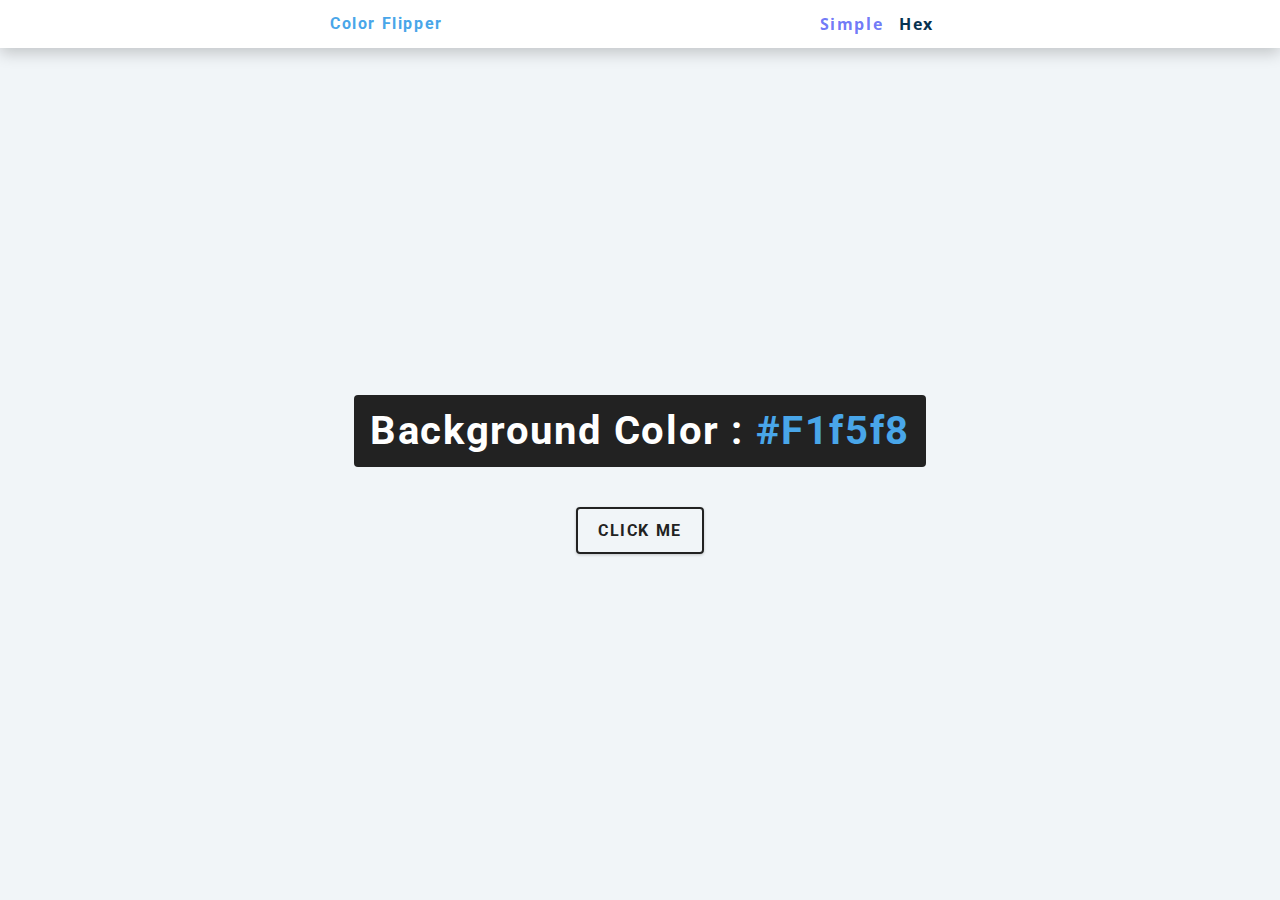
<file: 01 background color changer/index.html>
<!DOCTYPE html>
<html lang="en">
  <head>
    <meta charset="UTF-8" />
    <meta name="viewport" content="width=device-width, initial-scale=1.0" />
    <title>Color Flipper || Simple</title>

    <!-- styles -->
    <link rel="stylesheet" href="styles.css" />
  </head>
  <body>
    <nav>
      <div class="nav-center">
        <h4>color flipper</h4>
        <ul class="nav-links">
          <li><a href="index.html" style="color:rgba(32, 46, 243, 0.651);">simple</a></li>
          <li><a href="hex.html">hex</a></li>
        </ul>
      </div>
    </nav>
    <main>
      <div class="container">
        <h2>background color : <span class="color">#f1f5f8</span></h2>
        <button class="btn btn-hero" id="btn">click me</button>
      </div>
    </main>
    <!-- javascript -->
    <script src="app.js"></script>
  </body>
</html>
</file>
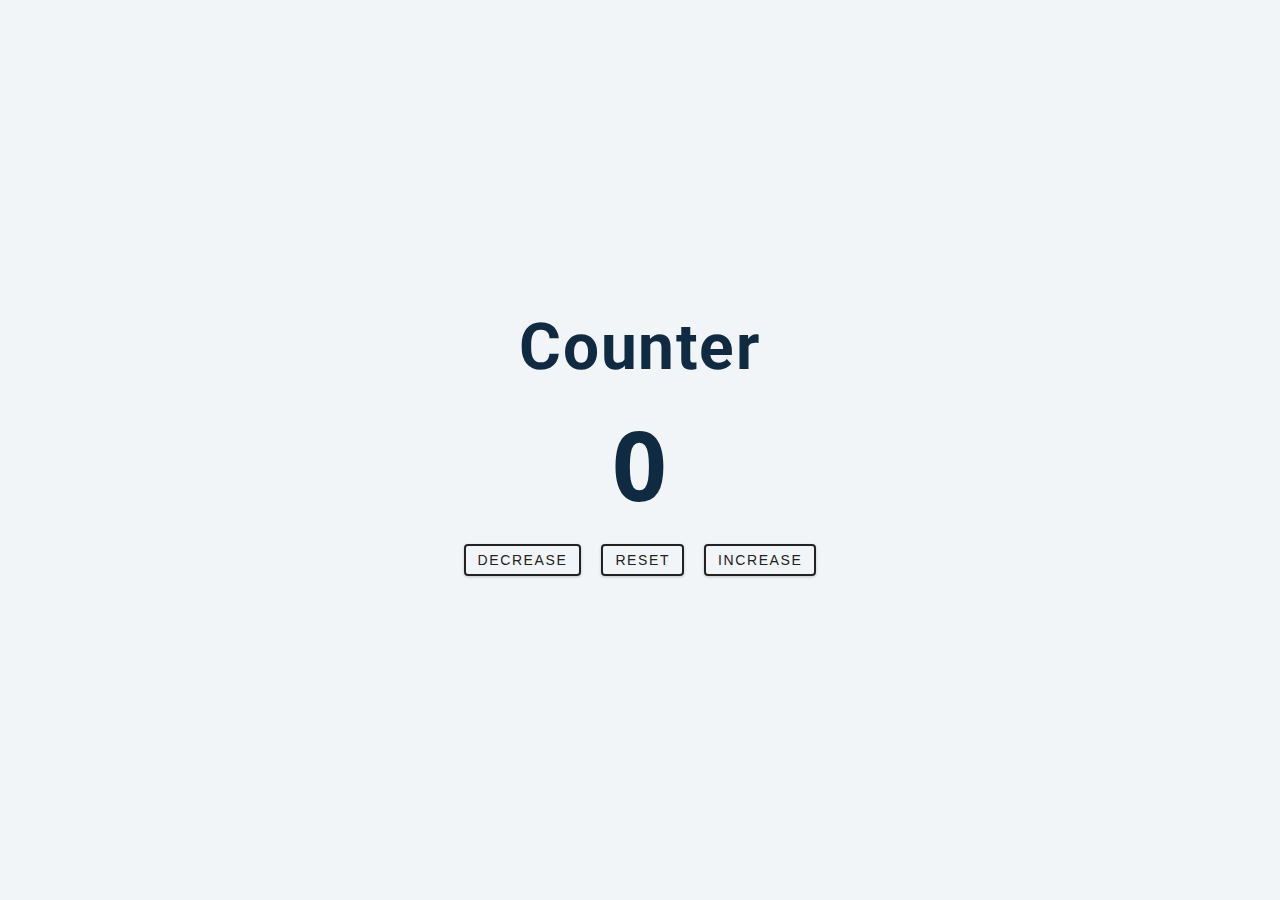
<file: 02 counter/index.html>
<!DOCTYPE html>
<html lang="en">
  <head>
    <meta charset="UTF-8" />
    <meta name="viewport" content="width=device-width, initial-scale=1.0" />
    <title>Counter</title>

    <!-- styles -->
    <link rel="stylesheet" href="styles.css" />
  </head>
  <body>
    <main>
      <div class="container">
        <h1>counter</h1>
        <span id="value">0</span>
        <div class="button-container">
          <button class="btn decrease">decrease</button>
          <button class="btn reset">reset</button>
          <button class="btn increase">increase</button>
        </div>
      </div>
    </main>
    <!-- javascript -->
    <script src="app.js"></script>
  </body>
</html>
</file>
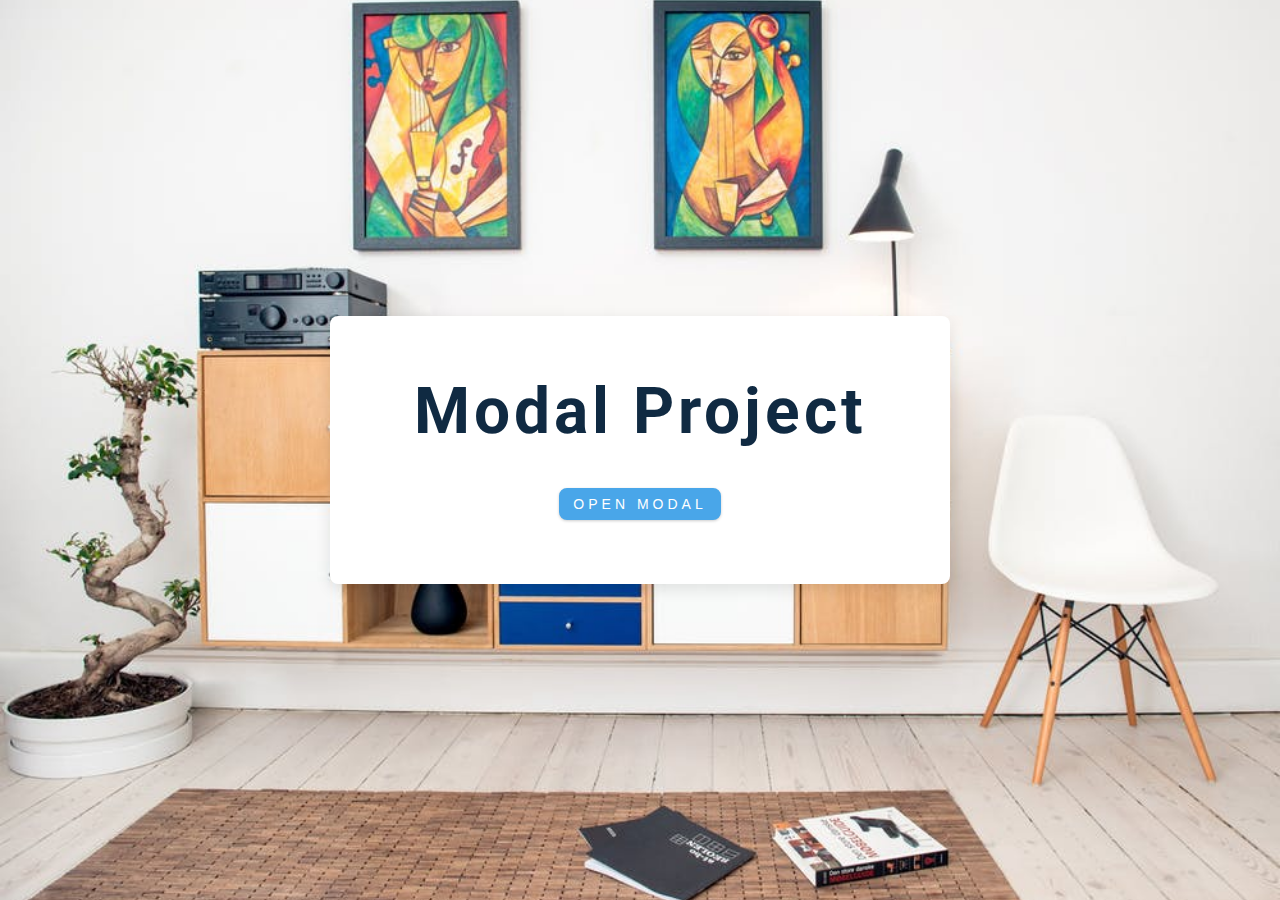
<file: 06 modal project/index.html>
<!DOCTYPE html>
<html lang="en">
  <head>
    <meta charset="UTF-8" />
    <meta name="viewport" content="width=device-width, initial-scale=1.0" />
    <title>Modal</title>
    <!-- font-awesome -->
    <link
      rel="stylesheet"
      href="https://cdnjs.cloudflare.com/ajax/libs/font-awesome/5.14.0/css/all.min.css"
    />
    <!-- styles -->
    <link rel="stylesheet" href="styles.css" />
  </head>
  <body>
    <!-- hero -->
    <header class="hero">
      <div class="banner">
        <h1>modal project</h1>
        <button class="btn modal-btn">
          open modal
        </button>
      </div>
    </header>
    <!-- end of hero -->
    <!-- modal -->
    <div class="modal-overlay">
      <div class="modal-container">
        <h3>modal content</h3>
        <button class="close-btn">
          <i class="fas fa-times"></i>
        </button>
      </div>
    </div>
    <!-- javascript -->
    <script src="app.js"></script>
  </body>
</html>
</file>
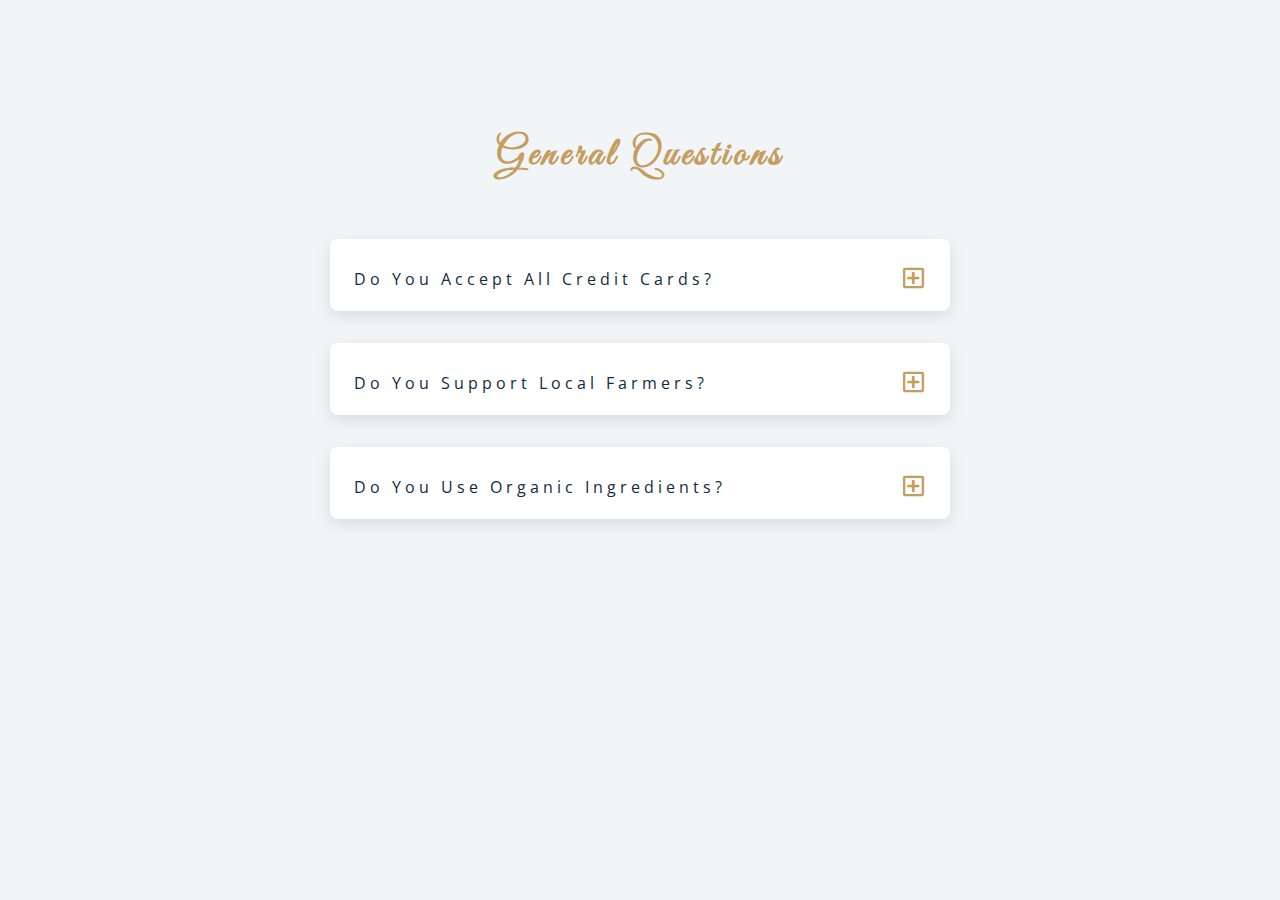
<file: 07 questions/index.html>
<!DOCTYPE html>
<html lang="en">
  <head>
    <meta charset="UTF-8" />
    <meta name="viewport" content="width=device-width, initial-scale=1.0" />
    <title>Q & A</title>
    <!-- font-awesome -->
    <link
      rel="stylesheet"
      href="https://cdnjs.cloudflare.com/ajax/libs/font-awesome/5.14.0/css/all.min.css"
    />
    <!-- extra fonts -->
    <link
      href="https://fonts.googleapis.com/css?family=Great+Vibes&display=swap"
      rel="stylesheet"
    />
    <!-- styles -->
    <link rel="stylesheet" href="styles.css" />
  </head>
  <body>
    <section class="questions">
      <!-- title -->
      <div class="title">
        <h2>general questions</h2>
      </div>
      <!-- questions -->
      <div class="section-center">
        <!-- single-question -->
        <article class="question">
          <!-- question-title -->
          <div class="question-title">
            <p>Do you accept all credit cards?</p>
            <button type="button" class="question-btn">
              <span class="plus-icon">
                <i class="far fa-plus-square"></i>
              </span>
              <span class="minus-icon">
                <i class="far fa-minus-square"></i>
              </span>
            </button>
          </div>
          <!-- question-text -->
          <div class="question-text">
            <p>Lorem ipsum dolor sit amet consectetur adipisicing elit. Modi ducimus mollitia numquam ea, nihil beatae veniam? Laudantium facilis autem culpa!</p>
          </div>
        </article>
        <!-- end of single-question -->
        <!-- single-question -->
        <article class="question">
          <!-- question-title -->
          <div class="question-title">
            <p>Do you support local farmers?</p>
            <button type="button" class="question-btn">
              <span class="plus-icon">
                <i class="far fa-plus-square"></i>
              </span>
              <span class="minus-icon">
                <i class="far fa-minus-square"></i>
              </span>
            </button>
          </div>
          <!-- question-text -->
          <div class="question-text">
            <p>Lorem ipsum dolor sit amet consectetur adipisicing elit. Modi ducimus mollitia numquam ea, nihil beatae veniam? Laudantium facilis autem culpa!</p>
          </div>
        </article>
        <!-- end of single-question -->
        <!-- single-question -->
        <article class="question">
          <!-- question-title -->
          <div class="question-title">
            <p>Do you use organic ingredients?</p>
            <button type="button" class="question-btn">
              <span class="plus-icon">
                <i class="far fa-plus-square"></i>
              </span>
              <span class="minus-icon">
                <i class="far fa-minus-square"></i>
              </span>
            </button>
          </div>
          <!-- question-text -->
          <div class="question-text">
            <p>Lorem ipsum dolor sit amet consectetur adipisicing elit. Modi ducimus mollitia numquam ea, nihil beatae veniam? Laudantium facilis autem culpa!</p>
          </div>
        </article>
        <!-- end of single-question -->
      </div>
    </section>
    <!-- javascript -->
    <script src="app.js"></script>
  </body>
</html>
</file>
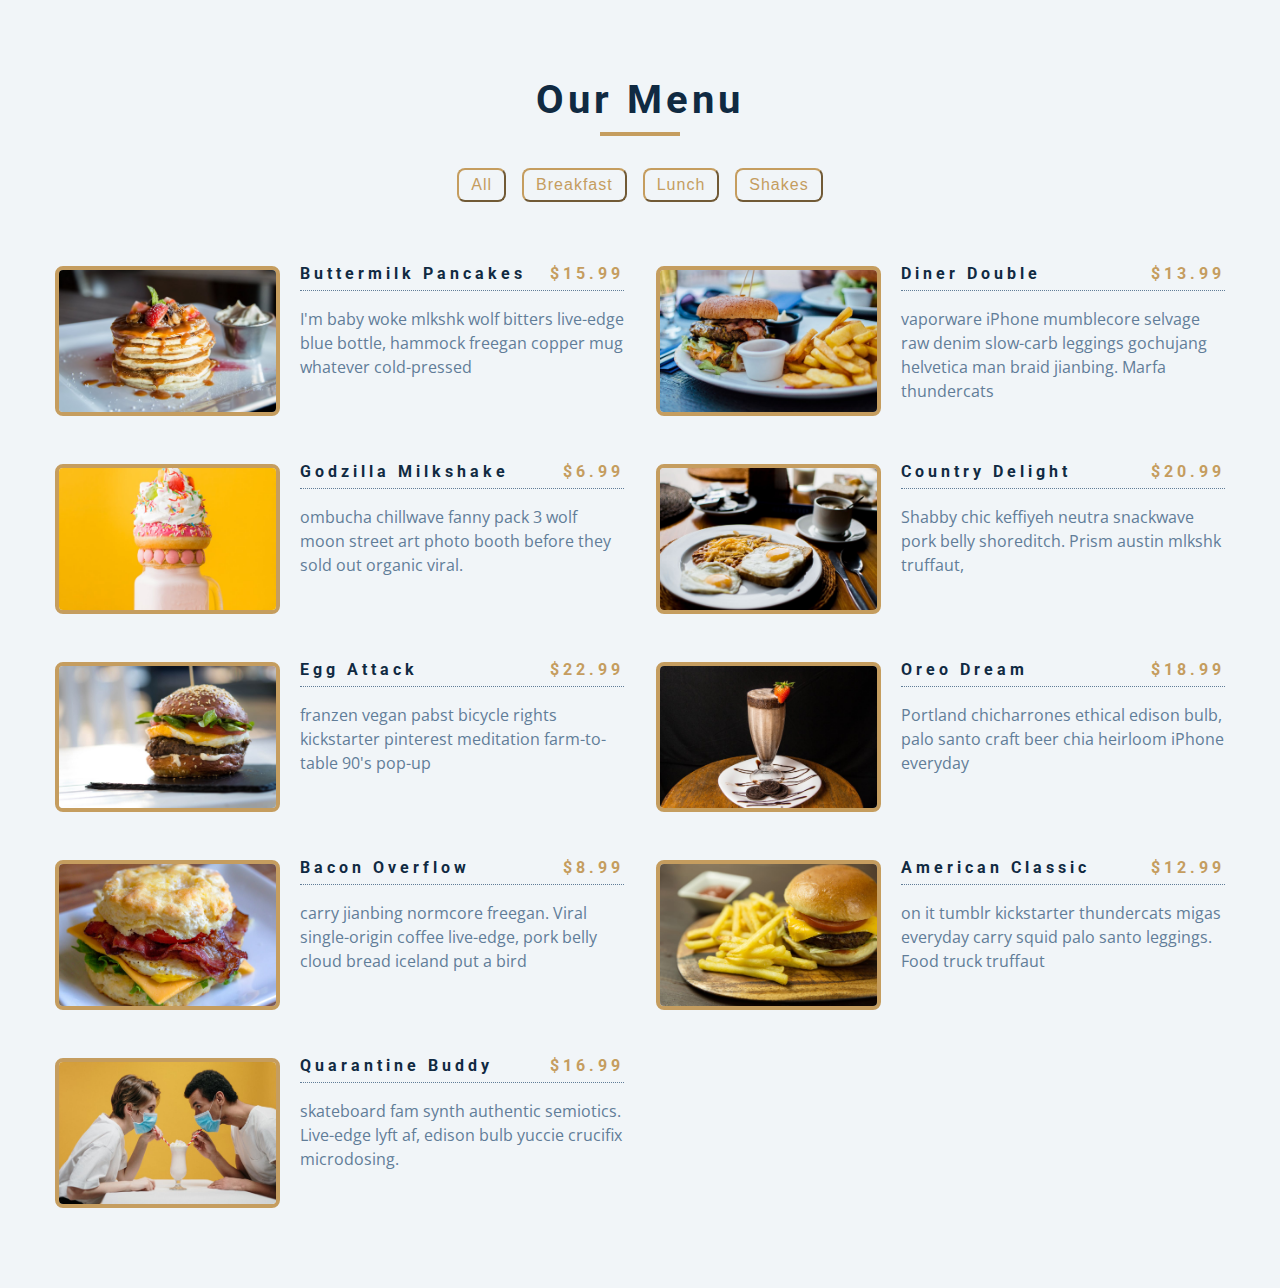
<file: 08  menu/index.html>
<!DOCTYPE html>
<html lang="en">
  <head>
    <meta charset="UTF-8" />
    <meta name="viewport" content="width=device-width, initial-scale=1.0" />
    <title>Starter</title>
    <!-- font-awesome -->
    <link
      rel="stylesheet"
      href="https://cdnjs.cloudflare.com/ajax/libs/font-awesome/5.14.0/css/all.min.css"
    />
    <!-- styles -->
    <link rel="stylesheet" href="styles.css" />
  </head>
  <body>
    <section class="menu">
      <!-- title -->
      <div class="title">
        <h2>our menu</h2>
        <div class="underline"></div>
      </div>
      <!-- filter buttons -->
      <div class="btn-container">
        <button type="button" class="filter-btn" data-id="all">all</button>
      </div>
      <!-- menu items -->
      <div class="section-center">
        <!-- single item -->
        <article class="menu-item">
          <img src="menu-item.jpeg" class="photo" alt="menu item">
          <div class="item-info">
            <header>
              <h4>buttermilk pancakes</h4>
              <h4 class="price">$15</h4>
            </header>
            <p class="item-text">Lorem ipsum dolor sit amet consectetur adipisicing elit. Reprehenderit nulla vitae ipsa. Dolorum rerum adipisci expedita, iure at aliquam exercitationem?</p>
          </div>
        </article>
        <!-- end of single item -->
      </div>
    </section>
    <!-- javascript -->
    <script src="app.js"></script>
  </body>
</html>
</file>
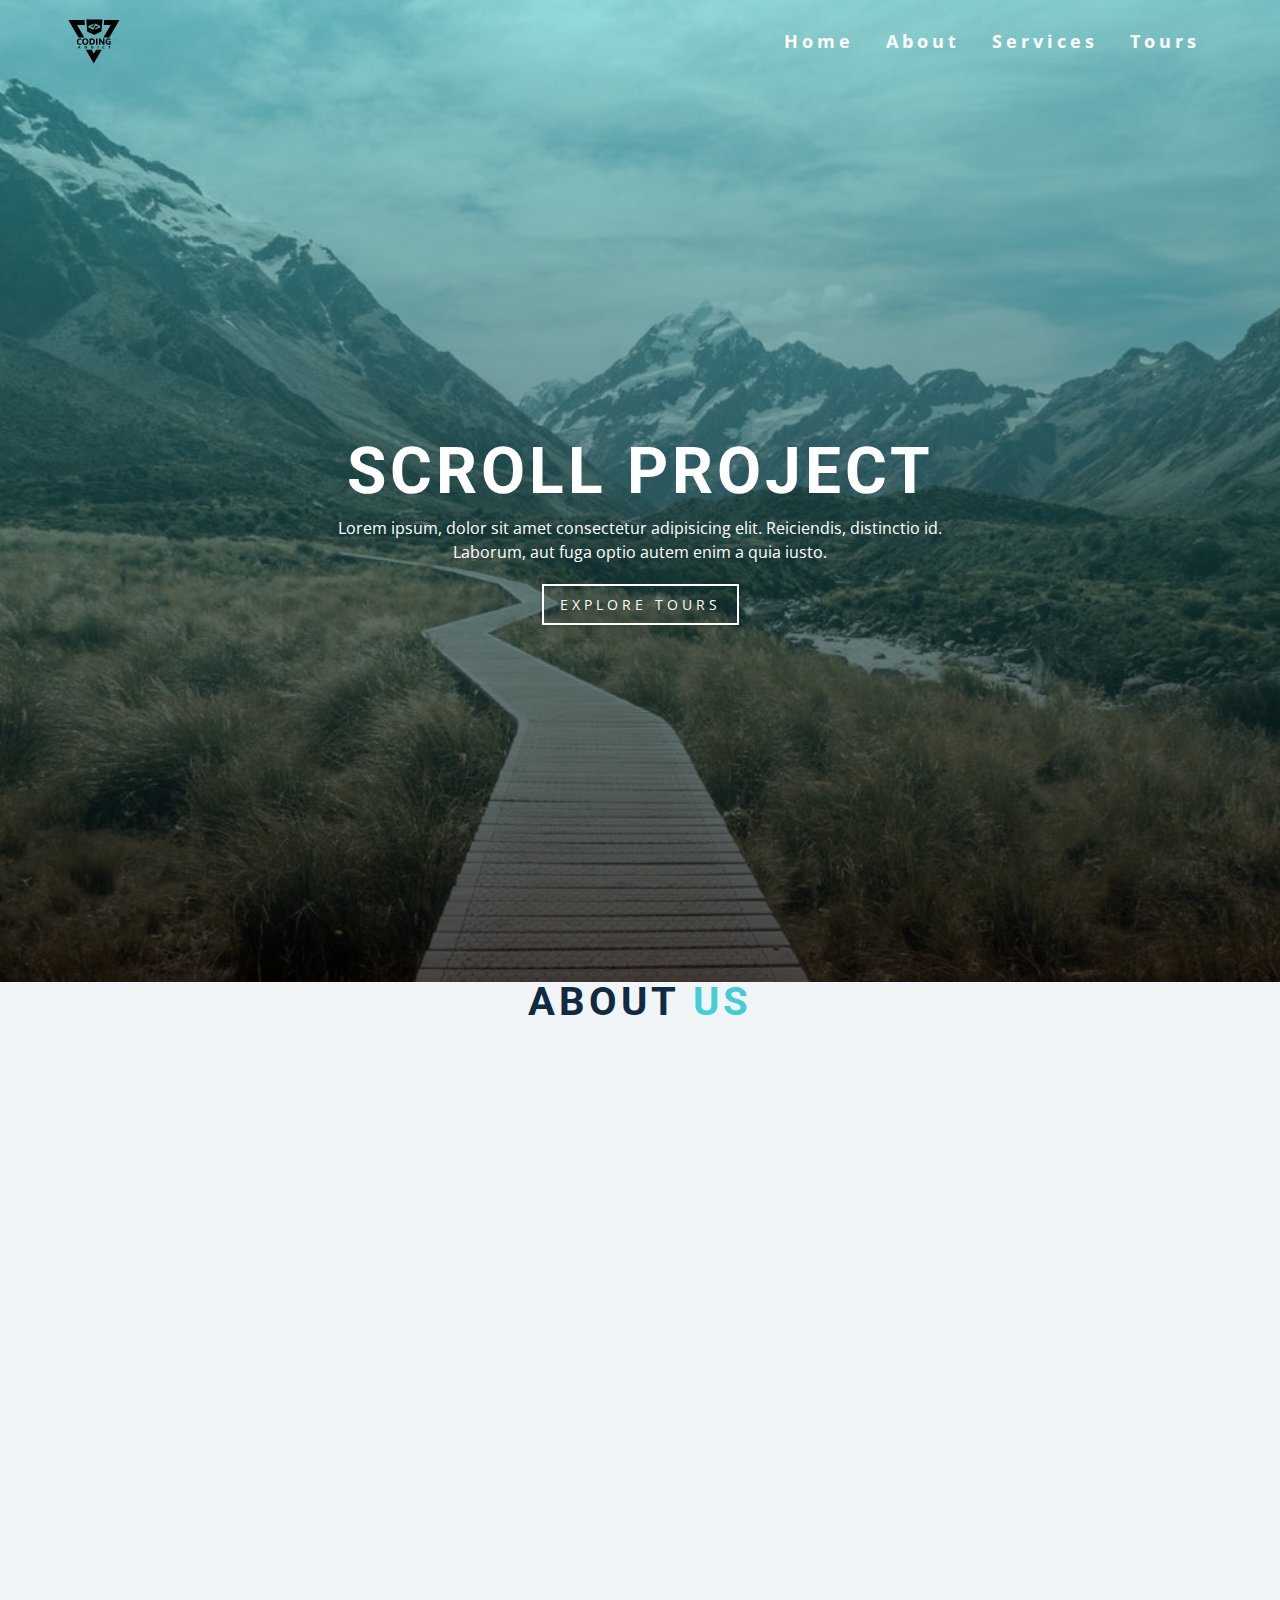
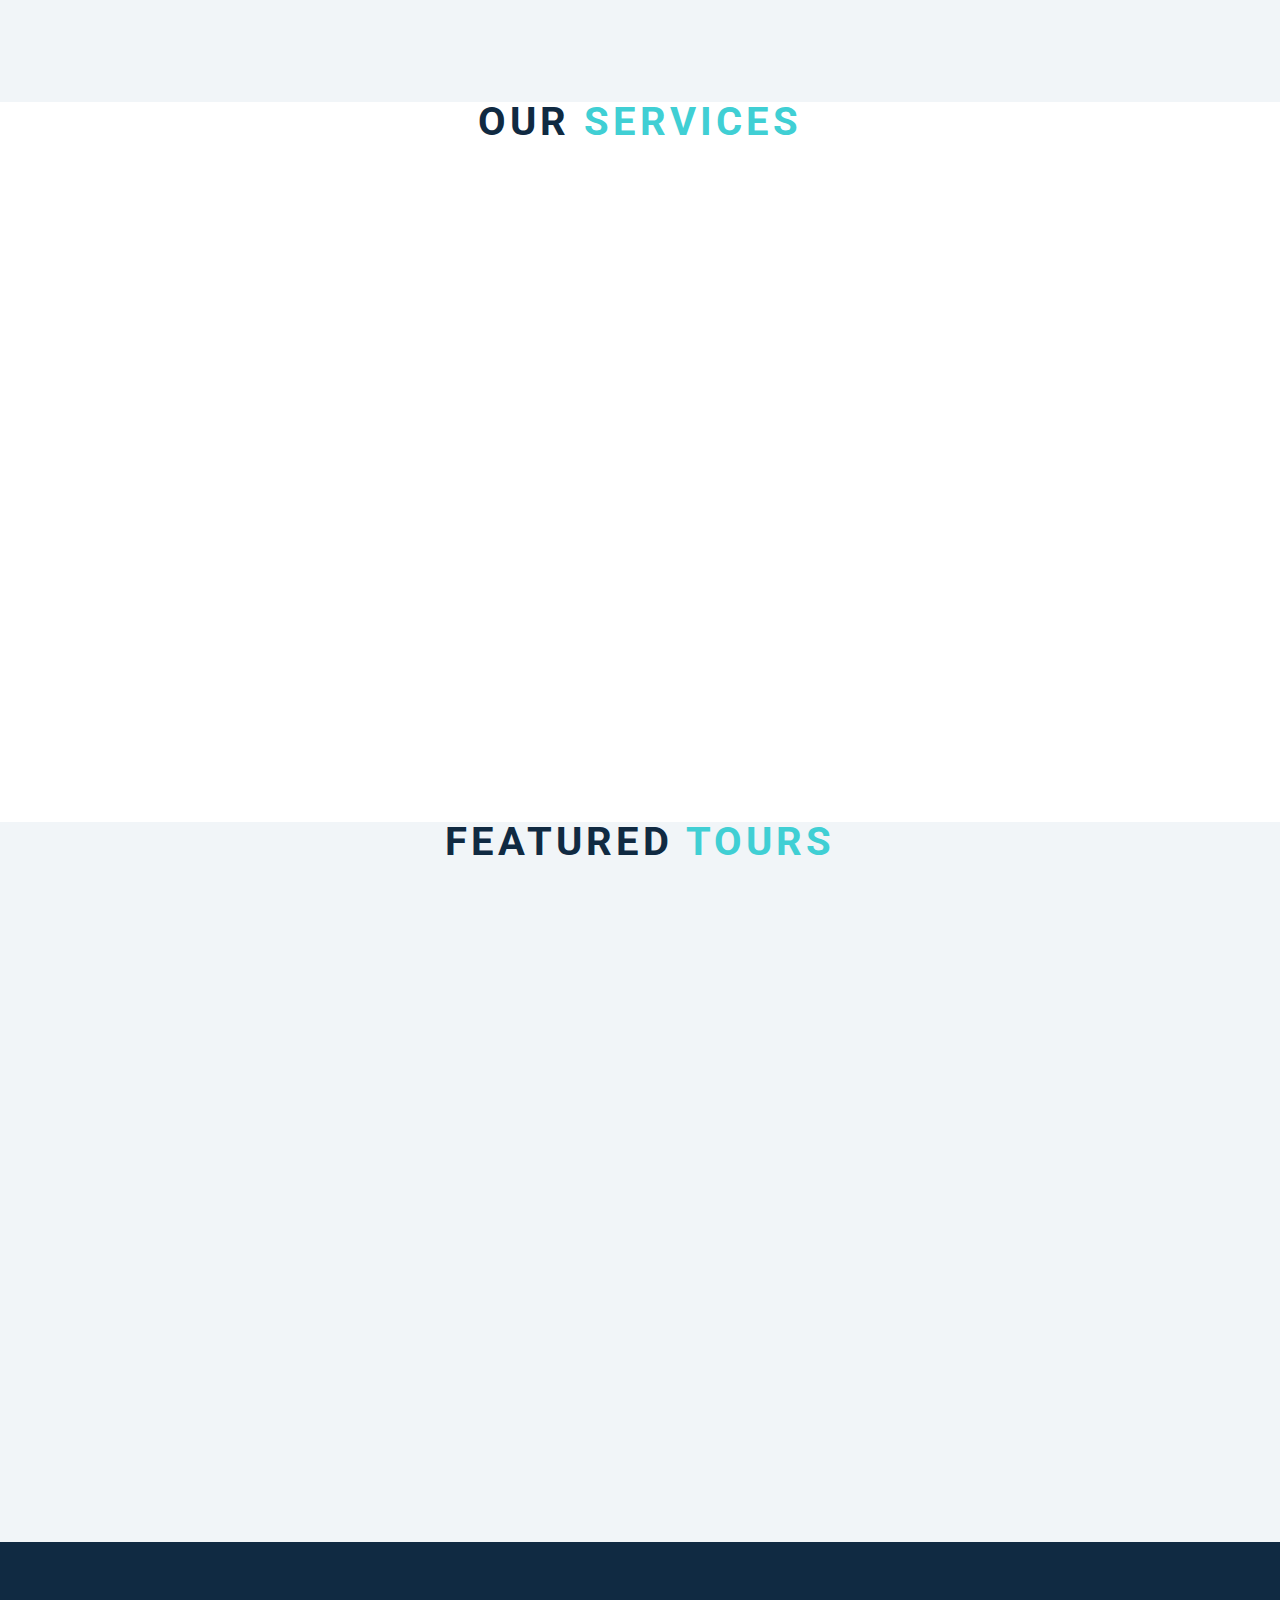
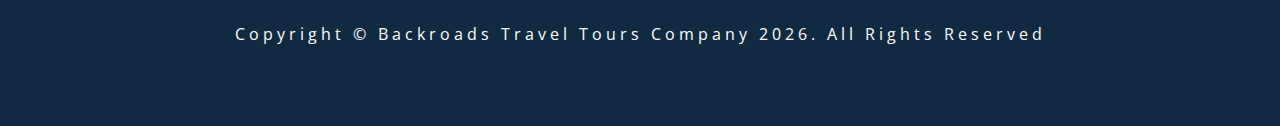
<file: 10 scroll/index.html>
<!DOCTYPE html>
<html lang="en">
<head>   
    <meta charset="UTF-8">
    <meta name="viewport" content="width=device-width, initial-scale=1.0">
    <title>Document</title>
    <link rel="stylesheet" href="styles.css">
    <link
      rel="stylesheet"
      href="https://cdnjs.cloudflare.com/ajax/libs/font-awesome/5.14.0/css/all.min.css"
    />
</head>
<body>
    <header id="home">
        <nav id="nav">
            <div class="nav-center">
                <div class="nav-header">
                    <img src="./logo.svg" alt="logo" class="logo">
                    <button class="nav-toggle">
                        <i class="fas fa-bars"></i>
                    </button>
                </div>
                <!-- links -->
                <div class="links-container">
                    <ul class="links">
                        <li>
                          <a href="#home" class="scroll-link">home</a>
                        </li>
                        <li>
                          <a href="#about" class="scroll-link">about</a>
                        </li>
                        <li>
                          <a href="#services" class="scroll-link">services</a>
                        </li>
                        <li>
                          <a href="#tours" class="scroll-link">tours</a>
                        </li>
                      </ul>
                      
                </div>
            </div>
        </nav>
        <div class="banner">
            <div class="container">
                <h1>scroll project</h1>
                <p>Lorem ipsum, dolor sit amet consectetur adipisicing elit. Reiciendis, distinctio id. Laborum, aut fuga optio autem enim a quia iusto.</p>
                <a href="#tours" class="scroll-link btn btn-white">explore tours</a>
            </div>
        </div>
    </header>

    <section id="about" class="section">
        <div class="title">
          <h2>about <span>us</span></h2>
        </div>
      </section>
      <!-- services -->
      <section id="services" class="section">
        <div class="title">
          <h2>our <span>services</span></h2>
        </div>
      </section>
      <!-- contact -->
      <section id="tours" class="section">
        <div class="title">
          <h2>featured <span>tours</span></h2>
        </div>
      </section>
      <!-- footer -->
      <footer class="section">
        <p>
          copyright &copy; backroads travel tours company
          <span id="date"></span>. all rights reserved
        </p>
      </footer>
      <a class="scroll-link top-link" href="#home">
        <i class="fas fa-arrow-up"></i>
      </a>
      <!-- javascript -->
      <script src="app.js"></script>
</body>
</html>
</file>
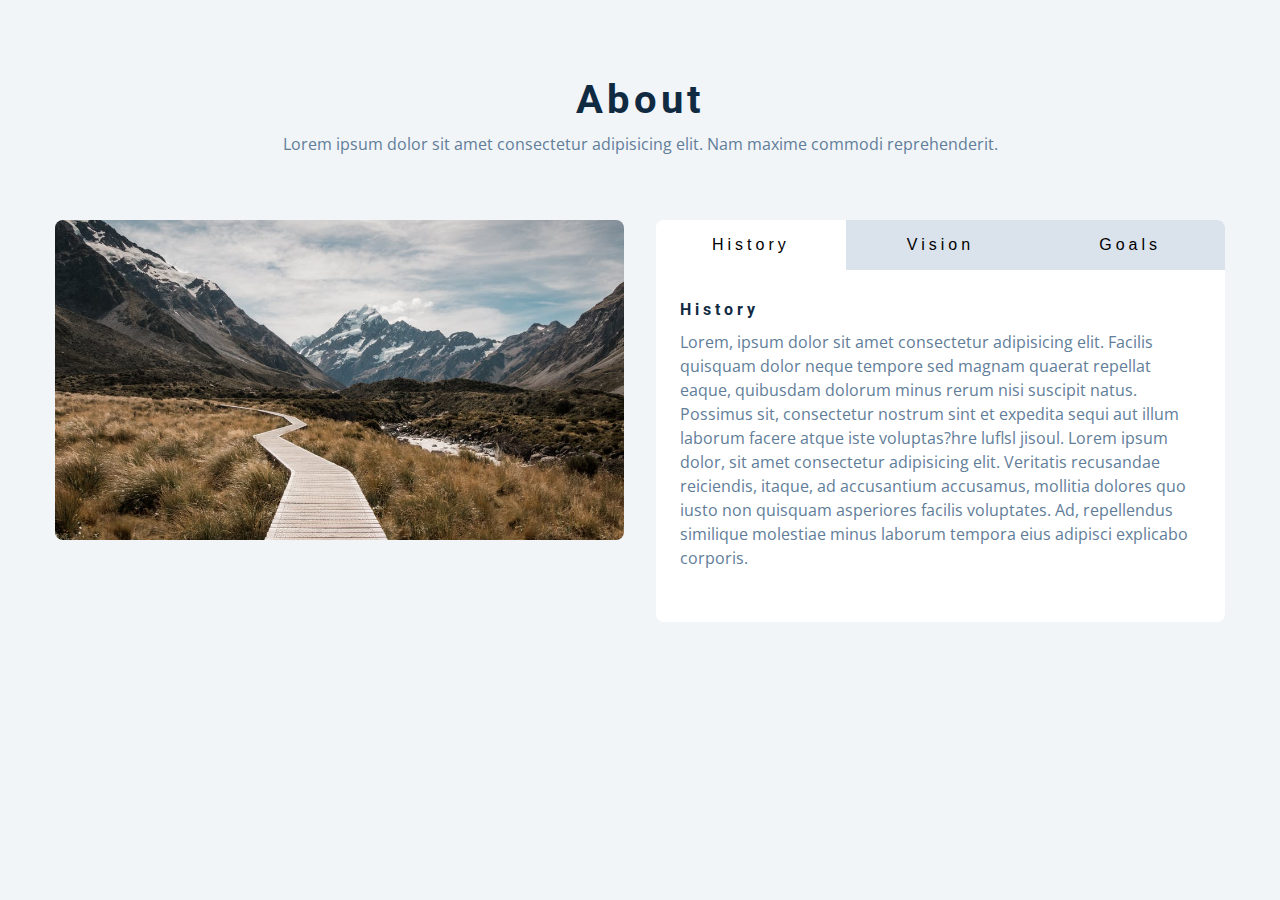
<file: 11 tabs/index.html>
<!DOCTYPE html>
<html lang="en">
  <head>
    <meta charset="UTF-8" />
    <meta name="viewport" content="width=device-width, initial-scale=1.0" />
    <title>Tabs</title>
    <!-- styles -->
    <link rel="stylesheet" href="styles.css" />
  </head>
  <body>
    <section class="section">
      <div class="title">
        <h2>about</h2>
        <p>Lorem ipsum dolor sit amet consectetur adipisicing elit. Nam maxime commodi reprehenderit.</p>
      </div>
      <div class="about-center section-center">
        <article class="about-img">
          <img src="./hero-bcg.jpeg" alt="about picture">
        </article>
        <article class="about">
          <!-- btn container -->
          <div class="btn-container">
            <button class="tab-btn active" data-id="history">history</button>
            <button class="tab-btn" data-id="vision">vision</button>
            <button class="tab-btn" data-id="goals">goals</button>
          </div>
          <article class="about-content">
            <!-- single item -->
            <div class="content active" id="history">
              <h4>history</h4>
              <p>Lorem, ipsum dolor sit amet consectetur adipisicing elit. Facilis quisquam dolor neque tempore sed magnam quaerat repellat eaque, quibusdam dolorum minus rerum nisi suscipit natus. Possimus sit, consectetur nostrum sint et expedita sequi aut illum laborum facere atque iste voluptas?hre luflsl jisoul. Lorem ipsum dolor, sit amet consectetur adipisicing elit. Veritatis recusandae reiciendis, itaque, ad accusantium accusamus, mollitia dolores quo iusto non quisquam asperiores facilis voluptates. Ad, repellendus similique molestiae minus laborum tempora eius adipisci explicabo corporis.
              </p>
            </div>
            <!-- end of single item -->
            <!-- single item -->
            <div class="content" id="vision">
              <h4>vision</h4>
              <p>Lorem ipsum dolor sit amet consectetur adipisicing elit. Aliquam amet, obcaecati incidunt, ex nemo modi similique, itaque ipsum atque natus voluptatibus sunt assumenda aut! Eaque, nihil quibusdam alias reiciendis repellendus suscipit corrupti laborum, omnis quae veritatis in iusto cupiditate facere? Lorem, ipsum. Lorem ipsum dolor sit amet consectetur adipisicing elit. Numquam officiis fugiat, cum repudiandae minima rerum commodi quas in saepe blanditiis.</p>
            </div>
            <!-- end of single item -->
            <!-- single item -->
            <div class="content" id="goals">
              <h4>goals</h4>
              <p>Lorem ipsum dolor sit, amet consectetur adipisicing elit. Odio voluptatibus saepe eum. Rerum numquam debitis blanditiis impedit aliquid, modi nobis aperiam ipsam quidem, dolorum deserunt sint sed omnis nesciunt optio fugit? Doloremque similique ducimus blanditiis illum alias est eos laboriosam? Lorem ipsum dolor sit amet consectetur, adipisicing elit. Nihil illo blanditiis obcaecati non debitis repellendus. Tenetur sint numquam assumenda illo!</p>
            </div>
            <!-- end of single item -->
          </article>
        </article>
      </div>
    </section>
    <script src="app.js"></script>
  </body>
</html>
</file>
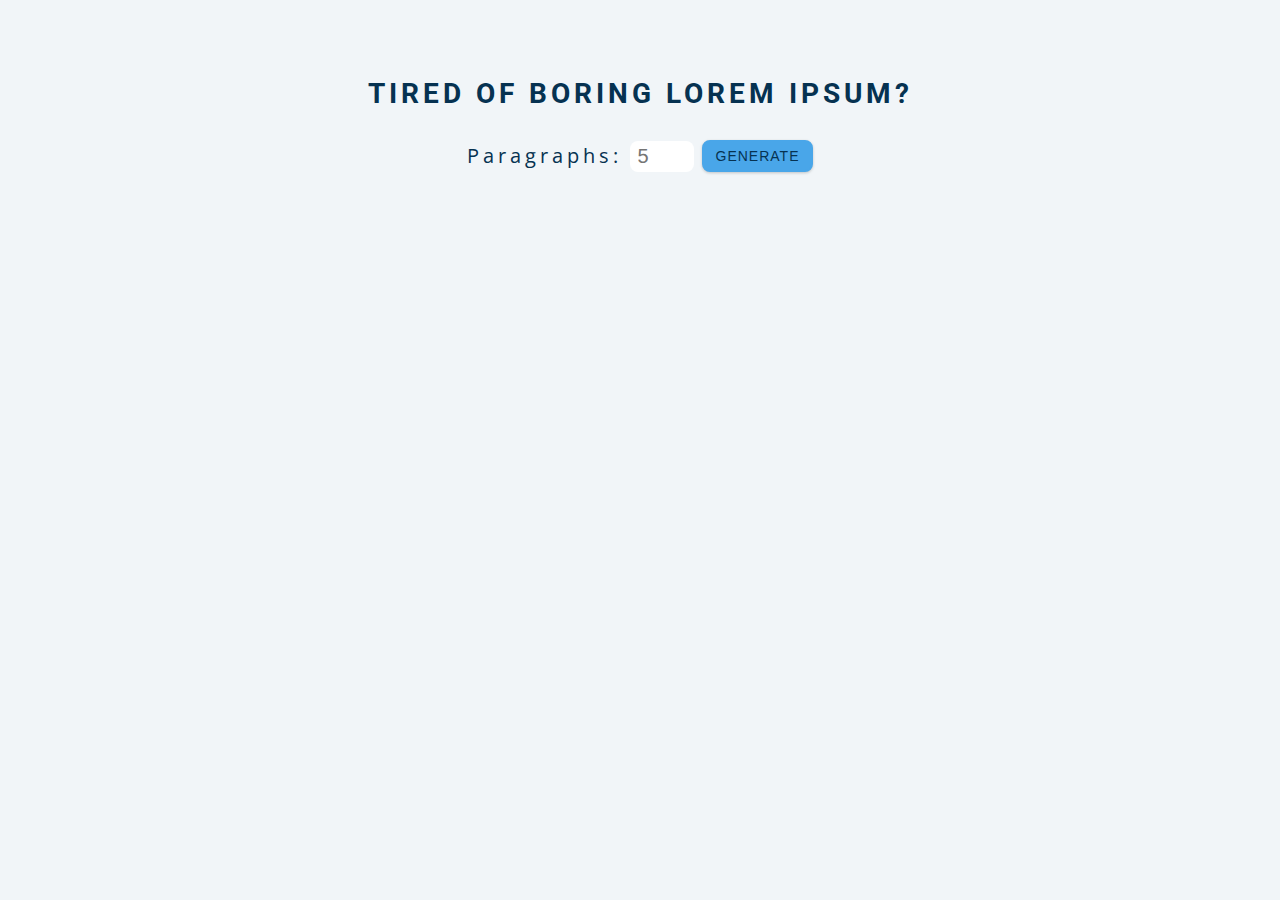
<file: 13 lorem ipsum/index.html>
<!DOCTYPE html>
<html lang="en">
  <head>
    <meta charset="UTF-8" />
    <meta name="viewport" content="width=device-width, initial-scale=1.0" />
    <title>Lorem Ipsum</title>

    <!-- styles -->
    <link rel="stylesheet" href="styles.css" />
  </head>
  <body>
    <section class="section-center">
      <h3>tired of boring lorem ipsum?</h3>
      <form class="lorem-form">
        <label for="amount">paragraphs:</label>
        <input type="number" name="amount" id="amount" placeholder="5" />
        <button type="submit" class="btn">generate</button>
      </form>
      <article class="lorem-text"></article>
    </section>
    <!-- javascript -->
    <script src="app.js"></script>
  </body>
</html>
</file>
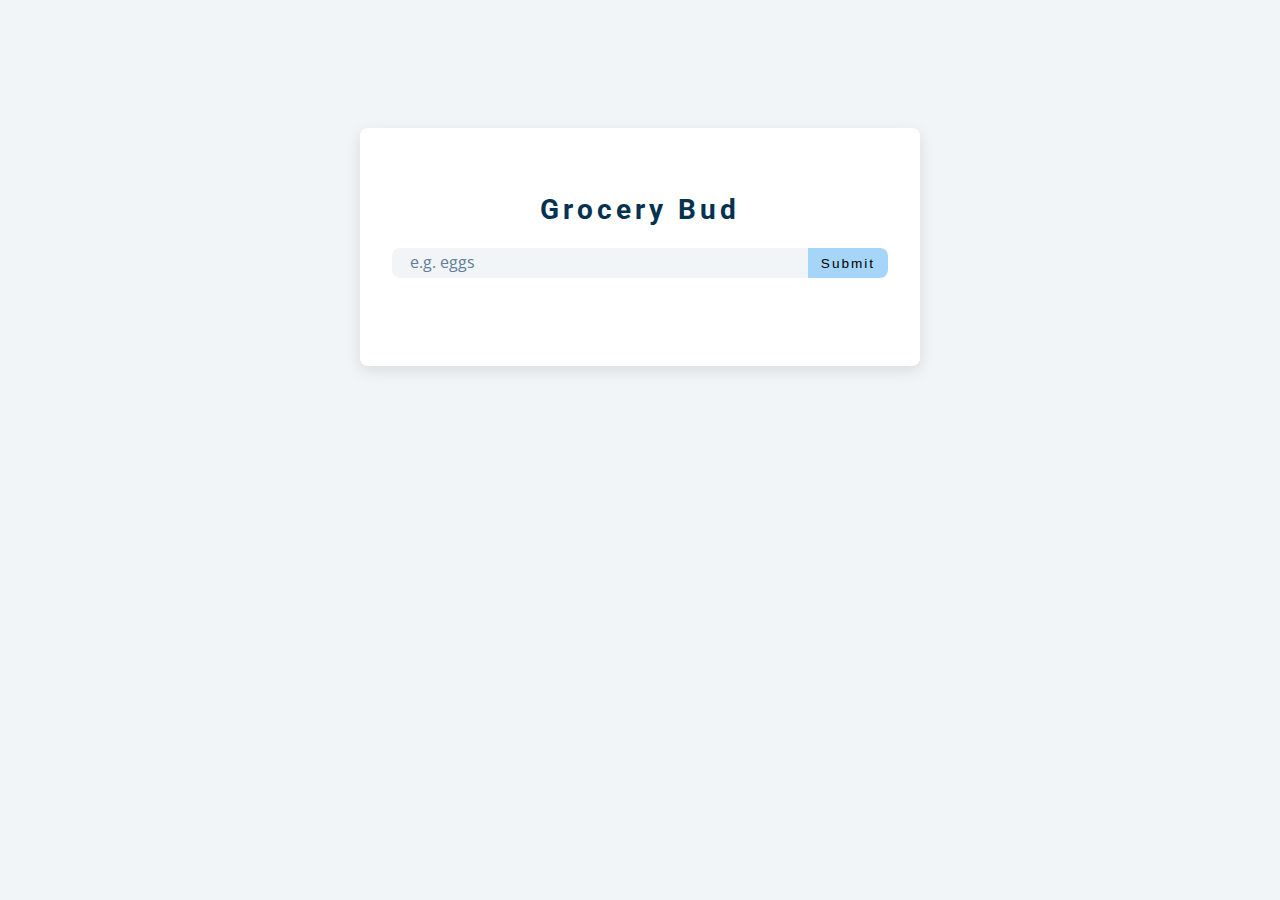
<file: 14 gorcery bud/index.html>
<html lang="en">
  <head>
    <meta charset="UTF-8" />
    <meta name="viewport" content="width=device-width, initial-scale=1.0" />
    <title>Grocery Bud</title>
    <!-- font-awesome -->
    <link
      rel="stylesheet"
      href="https://cdnjs.cloudflare.com/ajax/libs/font-awesome/5.14.0/css/all.min.css"
    />
    <!-- styles -->
    <link rel="stylesheet" href="styles.css" />
  </head>
  <body>
    <section class="section-center">
      <!-- form -->
      <form class="grocery-form">
        <p class="alert"></p>
        <h3>grocery bud</h3>
        <div class="form-control">
          <input type="text" id="grocery" placeholder="e.g. eggs" />
          <button class="submit-btn">submit</button>
        </div>
      </form>
      <!-- list -->
      <div class="grocery-container">
        <div class="grocery-list">
          <!-- <article class="grocery-item">
            <p class="title">item</p>
            <div class="btn-container">
              <button type="button" class="edit-btn">
                <i class="fas fa-edit"></i>
              </button>
              <button type="button" class="delete-btn">
                <i class="fas fa-trash"></i>
              </button>
            </div>
          </article> -->
        </div>
        <!-- button -->
        <button class="clear-btn" type="button">clear items</button>
      </div>
    </section>
    <!-- javascript -->
    <script src="app.js"></script>
  </body>
</html>
</file>
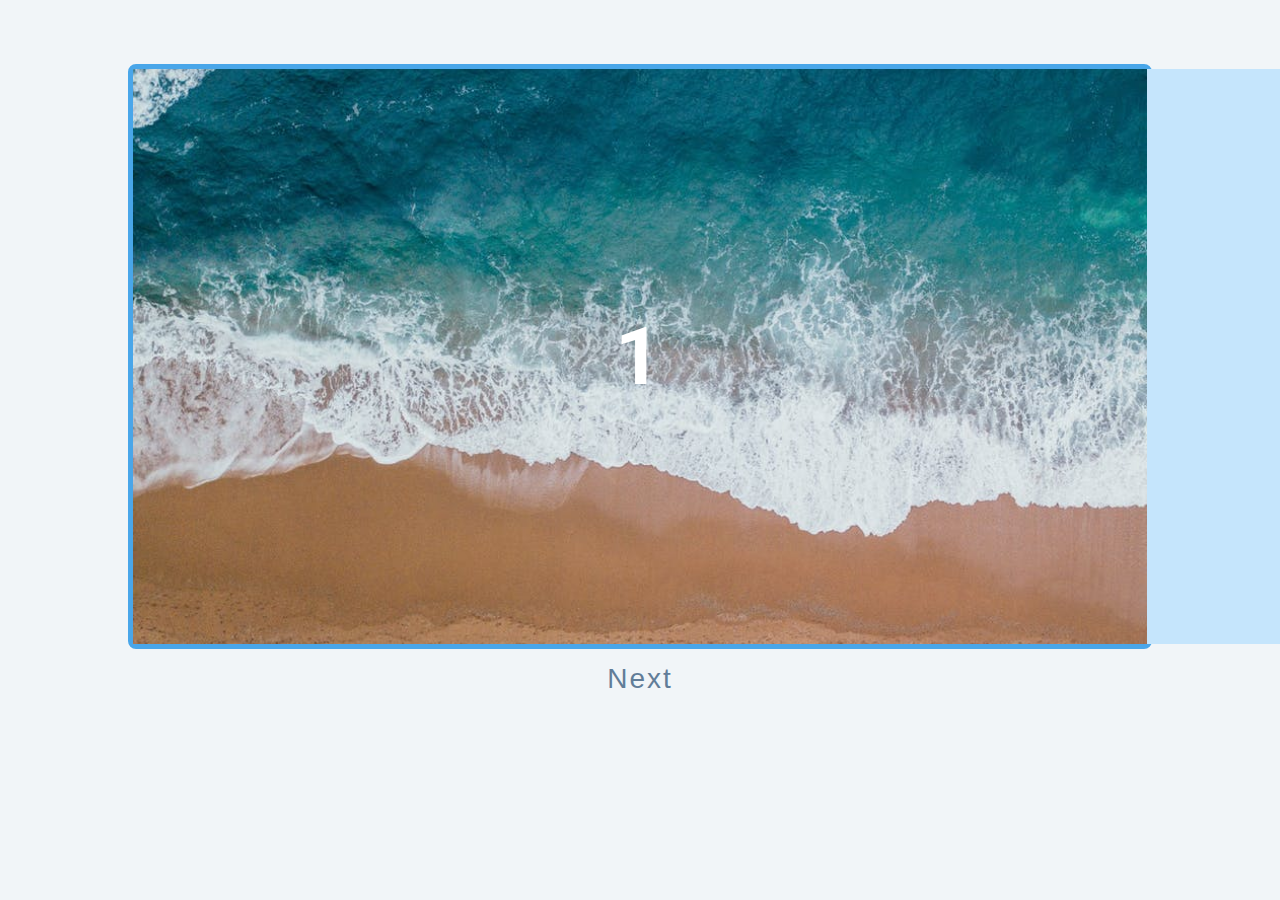
<file: 15 slider/index.html>
<!DOCTYPE html>
<html lang="en">
  <head>
    <meta charset="UTF-8" />
    <meta name="viewport" content="width=device-width, initial-scale=1.0" />
    <title>Slider</title>

    <!-- styles -->
    <link rel="stylesheet" href="styles.css" />
  </head>
  <body>
    <div class="slider-container">
      <div class="slide">
        <img src="./img-1.jpeg" class="slide-img" alt="">
        <h1>1</h1>
      </div>
      <div class="slide">
        <h1>2</h1>
      </div>
      <div class="slide">
        <h1>3</h1>
      </div>
      <div class="slide">
        <div>
          <img src="./person-1.jpeg" class="person-img ">
          <h4>susan doe</h4>
          <h1>4</h1>
        </div>
      </div>
    </div>
    <div class="btn-container">
      <button type="button" class="prevBtn">Prev</button>
      <button type="button" class="nextBtn">Next</button>
    </div>
    <!-- javascript -->
    <script src="app.js"></script>
  </body>
</html>
</file>
<file: 01 background color changer/styles.css>
/*
=============== 
Fonts
===============
*/
@import url("https://fonts.googleapis.com/css?family=Open+Sans|Roboto:400,700&display=swap");

/*
=============== 
Variables
===============
*/

:root {
  /* dark shades of primary color*/
  --clr-primary-1: hsl(205, 86%, 17%);
  --clr-primary-2: hsl(205, 77%, 27%);
  --clr-primary-3: hsl(205, 72%, 37%);
  --clr-primary-4: hsl(205, 63%, 48%);
  /* primary/main color */
  --clr-primary-5: hsl(205, 78%, 60%);
  /* lighter shades of primary color */
  --clr-primary-6: hsl(205, 89%, 70%);
  --clr-primary-7: hsl(205, 90%, 76%);
  --clr-primary-8: hsl(205, 86%, 81%);
  --clr-primary-9: hsl(205, 90%, 88%);
  --clr-primary-10: hsl(205, 100%, 96%);
  /* darkest grey - used for headings */
  --clr-grey-1: hsl(209, 61%, 16%);
  --clr-grey-2: hsl(211, 39%, 23%);
  --clr-grey-3: hsl(209, 34%, 30%);
  --clr-grey-4: hsl(209, 28%, 39%);
  /* grey used for paragraphs */
  --clr-grey-5: hsl(210, 22%, 49%);
  --clr-grey-6: hsl(209, 23%, 60%);
  --clr-grey-7: hsl(211, 27%, 70%);
  --clr-grey-8: hsl(210, 31%, 80%);
  --clr-grey-9: hsl(212, 33%, 89%);
  --clr-grey-10: hsl(210, 36%, 96%);
  --clr-white: #fff;
  --clr-red-dark: hsl(360, 67%, 44%);
  --clr-red-light: hsl(360, 71%, 66%);
  --clr-green-dark: hsl(125, 67%, 44%);
  --clr-green-light: hsl(125, 71%, 66%);
  --clr-black: #222;
  --ff-primary: "Roboto", sans-serif;
  --ff-secondary: "Open Sans", sans-serif;
  --transition: all 0.3s linear;
  --spacing: 0.1rem;
  --radius: 0.25rem;
  --light-shadow: 0 5px 15px rgba(0, 0, 0, 0.1);
  --dark-shadow: 0 5px 15px rgba(0, 0, 0, 0.2);
  --max-width: 1170px;
  --fixed-width: 620px;
}
/*
=============== 
Global Styles
===============
*/

*,
::after,
::before {
  margin: 0;
  padding: 0;
  box-sizing: border-box;
}
body {
  font-family: var(--ff-secondary);
  background: var(--clr-grey-10);
  color: var(--clr-grey-1);
  line-height: 1.5;
  font-size: 0.875rem;
}
ul {
  list-style-type: none;
}
a {
  text-decoration: none;
}
h1,
h2,
h3,
h4 {
  letter-spacing: var(--spacing);
  text-transform: capitalize;
  line-height: 1.25;
  margin-bottom: 0.75rem;
  font-family: var(--ff-primary);
}
h1 {
  font-size: 3rem;
}
h2 {
  font-size: 2rem;
}
h3 {
  font-size: 1.25rem;
}
h4 {
  font-size: 0.875rem;
}
p {
  margin-bottom: 1.25rem;
  color: var(--clr-grey-5);
}
@media screen and (min-width: 800px) {
  h1 {
    font-size: 4rem;
  }
  h2 {
    font-size: 2.5rem;
  }
  h3 {
    font-size: 1.75rem;
  }
  h4 {
    font-size: 1rem;
  }
  body {
    font-size: 1rem;
  }
  h1,
  h2,
  h3,
  h4 {
    line-height: 1;
  }
}
/*  global classes */

/* section */
.section {
  padding: 5rem 0;
}

.section-center {
  width: 90vw;
  margin: 0 auto;
  max-width: 1170px;
}
@media screen and (min-width: 992px) {
  .section-center {
    width: 95vw;
  }
}
main {
  min-height: 100vh;
  display: grid;
  place-items: center;
}

/*
=============== 
Nav
===============
*/
nav {
  background: var(--clr-white);
  height: 3rem;
  display: grid;
  align-items: center;
  box-shadow: var(--dark-shadow);
}
.nav-center {
  width: 90vw;
  max-width: var(--fixed-width);
  margin: 0 auto;
  display: flex;
  align-items: center;
  justify-content: space-between;
}
.nav-center h4 {
  margin-bottom: 0;
  color: var(--clr-primary-5);
}
.nav-links {
  display: flex;
}
nav a {
  text-transform: capitalize;
  font-weight: 700;
  font-size: 1rem;
  color: var(--clr-primary-1);
  letter-spacing: var(--spacing);
  margin-right: 1rem;
}
nav a:hover {
  color: var(--clr-primary-5);
}
/*
=============== 
Container
===============
*/
main {
  min-height: calc(100vh - 3rem);
  display: grid;
  place-items: center;
}
.container {
  text-align: center;
}
.container h2 {
  background: var(--clr-black);
  color: var(--clr-white);
  padding: 1rem;
  border-radius: var(--radius);
  margin-bottom: 2.5rem;
}
.color {
  color: var(--clr-primary-5);
}
.btn-hero {
  font-family: var(--ff-primary);
  text-transform: uppercase;
  background: transparent;
  color: var(--clr-black);
  letter-spacing: var(--spacing);
  display: inline-block;
  font-weight: 700;
  transition: var(--transition);
  border: 2px solid var(--clr-black);
  cursor: pointer;
  box-shadow: 0 1px 3px rgba(0, 0, 0, 0.2);
  border-radius: var(--radius);
  font-size: 1rem;
  padding: 0.75rem 1.25rem;
}
.btn-hero:hover {
  color: var(--clr-white);
  background: var(--clr-black);
}
</file>
<file: 02 counter/styles.css>
/*
=============== 
Fonts
===============
*/
@import url("https://fonts.googleapis.com/css?family=Open+Sans|Roboto:400,700&display=swap");

/*
=============== 
Variables
===============
*/

:root {
  /* dark shades of primary color*/
  --clr-primary-1: hsl(205, 86%, 17%);
  --clr-primary-2: hsl(205, 77%, 27%);
  --clr-primary-3: hsl(205, 72%, 37%);
  --clr-primary-4: hsl(205, 63%, 48%);
  /* primary/main color */
  --clr-primary-5: hsl(205, 78%, 60%);
  /* lighter shades of primary color */
  --clr-primary-6: hsl(205, 89%, 70%);
  --clr-primary-7: hsl(205, 90%, 76%);
  --clr-primary-8: hsl(205, 86%, 81%);
  --clr-primary-9: hsl(205, 90%, 88%);
  --clr-primary-10: hsl(205, 100%, 96%);
  /* darkest grey - used for headings */
  --clr-grey-1: hsl(209, 61%, 16%);
  --clr-grey-2: hsl(211, 39%, 23%);
  --clr-grey-3: hsl(209, 34%, 30%);
  --clr-grey-4: hsl(209, 28%, 39%);
  /* grey used for paragraphs */
  --clr-grey-5: hsl(210, 22%, 49%);
  --clr-grey-6: hsl(209, 23%, 60%);
  --clr-grey-7: hsl(211, 27%, 70%);
  --clr-grey-8: hsl(210, 31%, 80%);
  --clr-grey-9: hsl(212, 33%, 89%);
  --clr-grey-10: hsl(210, 36%, 96%);
  --clr-white: #fff;
  --clr-red-dark: hsl(360, 67%, 44%);
  --clr-red-light: hsl(360, 71%, 66%);
  --clr-green-dark: hsl(125, 67%, 44%);
  --clr-green-light: hsl(125, 71%, 66%);
  --clr-black: #222;
  --ff-primary: "Roboto", sans-serif;
  --ff-secondary: "Open Sans", sans-serif;
  --transition: all 0.3s linear;
  --spacing: 0.1rem;
  --radius: 0.25rem;
  --light-shadow: 0 5px 15px rgba(0, 0, 0, 0.1);
  --dark-shadow: 0 5px 15px rgba(0, 0, 0, 0.2);
  --max-width: 1170px;
  --fixed-width: 620px;
}
/*
=============== 
Global Styles
===============
*/

*,
::after,
::before {
  margin: 0;
  padding: 0;
  box-sizing: border-box;
}
body {
  font-family: var(--ff-secondary);
  background: var(--clr-grey-10);
  color: var(--clr-grey-1);
  line-height: 1.5;
  font-size: 0.875rem;
}
ul {
  list-style-type: none;
}
a {
  text-decoration: none;
}
h1,
h2,
h3,
h4 {
  letter-spacing: var(--spacing);
  text-transform: capitalize;
  line-height: 1.25;
  margin-bottom: 0.75rem;
  font-family: var(--ff-primary);
}
h1 {
  font-size: 3rem;
}
h2 {
  font-size: 2rem;
}
h3 {
  font-size: 1.25rem;
}
h4 {
  font-size: 0.875rem;
}
p {
  margin-bottom: 1.25rem;
  color: var(--clr-grey-5);
}
@media screen and (min-width: 800px) {
  h1 {
    font-size: 4rem;
  }
  h2 {
    font-size: 2.5rem;
  }
  h3 {
    font-size: 1.75rem;
  }
  h4 {
    font-size: 1rem;
  }
  body {
    font-size: 1rem;
  }
  h1,
  h2,
  h3,
  h4 {
    line-height: 1;
  }
}
/*  global classes */

/* section */
.section {
  padding: 5rem 0;
}

.section-center {
  width: 90vw;
  margin: 0 auto;
  max-width: 1170px;
}
@media screen and (min-width: 992px) {
  .section-center {
    width: 95vw;
  }
}
main {
  min-height: 100vh;
  display: grid;
  place-items: center;
}

/*
=============== 
Counter
===============
*/

main {
  min-height: 100vh;
  display: grid;
  place-items: center;
}
.container {
  text-align: center;
}
#value {
  font-size: 6rem;
  font-weight: bold;
}
.btn {
  text-transform: uppercase;
  background: transparent;
  color: var(--clr-black);
  padding: 0.375rem 0.75rem;
  letter-spacing: var(--spacing);
  display: inline-block;
  transition: var(--transition);
  font-size: 0.875rem;
  border: 2px solid var(--clr-black);
  cursor: pointer;
  box-shadow: 0 1px 3px rgba(0, 0, 0, 0.2);
  border-radius: var(--radius);
  margin: 0.5rem;
}
.btn:hover {
  color: var(--clr-white);
  background: var(--clr-black);
}
</file>
<file: 06 modal project/styles.css>
/*
=============== 
Fonts
===============
*/
@import url("https://fonts.googleapis.com/css?family=Open+Sans|Roboto:400,700&display=swap");

/*
=============== 
Variables
===============
*/

:root {
  /* dark shades of primary color*/
  --clr-primary-1: hsl(205, 86%, 17%);
  --clr-primary-2: hsl(205, 77%, 27%);
  --clr-primary-3: hsl(205, 72%, 37%);
  --clr-primary-4: hsl(205, 63%, 48%);
  /* primary/main color */
  --clr-primary-5: #49a6e9;
  /* --clr-primary-5: rgb(73, 166, 233); */
  /* lighter shades of primary color */
  --clr-primary-6: hsl(205, 89%, 70%);
  --clr-primary-7: hsl(205, 90%, 76%);
  --clr-primary-8: hsl(205, 86%, 81%);
  --clr-primary-9: hsl(205, 90%, 88%);
  --clr-primary-10: hsl(205, 100%, 96%);
  /* darkest grey - used for headings */
  --clr-grey-1: hsl(209, 61%, 16%);
  --clr-grey-2: hsl(211, 39%, 23%);
  --clr-grey-3: hsl(209, 34%, 30%);
  --clr-grey-4: hsl(209, 28%, 39%);
  /* grey used for paragraphs */
  --clr-grey-5: hsl(210, 22%, 49%);
  --clr-grey-6: hsl(209, 23%, 60%);
  --clr-grey-7: hsl(211, 27%, 70%);
  --clr-grey-8: hsl(210, 31%, 80%);
  --clr-grey-9: hsl(212, 33%, 89%);
  --clr-grey-10: hsl(210, 36%, 96%);
  --clr-white: #fff;
  --clr-red-dark: hsl(360, 67%, 44%);
  --clr-red-light: hsl(360, 71%, 66%);
  --clr-green-dark: hsl(125, 67%, 44%);
  --clr-green-light: hsl(125, 71%, 66%);
  --clr-black: #222;
  --ff-primary: "Roboto", sans-serif;
  --ff-secondary: "Open Sans", sans-serif;
  --transition: all 0.3s linear;
  --spacing: 0.25rem;
  --radius: 0.5rem;
  --light-shadow: 0 5px 15px rgba(0, 0, 0, 0.1);
  --dark-shadow: 0 5px 15px rgba(0, 0, 0, 0.2);
  --max-width: 1170px;
  --fixed-width: 620px;
}
/*
=============== 
Global Styles
===============
*/

*,
::after,
::before {
  margin: 0;
  padding: 0;
  box-sizing: border-box;
}
body {
  font-family: var(--ff-secondary);
  background: var(--clr-grey-10);
  color: var(--clr-grey-1);
  line-height: 1.5;
  font-size: 0.875rem;
}
ul {
  list-style-type: none;
}
a {
  text-decoration: none;
}
img:not(.logo) {
  width: 100%;
}
img {
  display: block;
}

h1,
h2,
h3,
h4 {
  letter-spacing: var(--spacing);
  text-transform: capitalize;
  line-height: 1.25;
  margin-bottom: 0.75rem;
  font-family: var(--ff-primary);
}
h1 {
  font-size: 3rem;
}
h2 {
  font-size: 2rem;
}
h3 {
  font-size: 1.25rem;
}
h4 {
  font-size: 0.875rem;
}
p {
  margin-bottom: 1.25rem;
  color: var(--clr-grey-5);
}
@media screen and (min-width: 800px) {
  h1 {
    font-size: 4rem;
  }
  h2 {
    font-size: 2.5rem;
  }
  h3 {
    font-size: 1.75rem;
  }
  h4 {
    font-size: 1rem;
  }
  body {
    font-size: 1rem;
  }
  h1,
  h2,
  h3,
  h4 {
    line-height: 1;
  }
}
/*  global classes */

.btn {
  text-transform: uppercase;
  background: transparent;
  color: var(--clr-black);
  padding: 0.375rem 0.75rem;
  letter-spacing: var(--spacing);
  display: inline-block;
  transition: var(--transition);
  font-size: 0.875rem;
  border: 2px solid var(--clr-black);
  cursor: pointer;
  box-shadow: 0 1px 3px rgba(0, 0, 0, 0.2);
  border-radius: var(--radius);
}
.btn:hover {
  color: var(--clr-white);
  background: var(--clr-black);
}
/* section */
.section {
  padding: 5rem 0;
}

.section-center {
  width: 90vw;
  margin: 0 auto;
  max-width: 1170px;
}
@media screen and (min-width: 992px) {
  .section-center {
    width: 95vw;
  }
}
main {
  min-height: 100vh;
  display: grid;
  place-items: center;
}
/*
=============== 
Modal
===============
*/
.hero {
  min-height: 100vh;
  background: url("./hero.jpeg") center/cover no-repeat;
  display: grid;
  place-items: center;
}
.banner {
  background: var(--clr-white);
  padding: 4rem 0;
  border-radius: var(--radius);
  box-shadow: var(--light-shadow);
  text-align: center;
  width: 90vw;
  max-width: var(--fixed-width);
}
.modal-btn {
  margin-top: 2rem;
  background: var(--clr-primary-5);
  border-color: var(--clr-primary-5);
  color: var(--clr-white);
}
.modal-btn:hover {
  background: transparent;
  color: var(--clr-primary-5);
}
.modal-overlay {
  position: fixed;
  top: 0;
  left: 0;
  width: 100%;
  height: 100%;
  background: rgba(73, 166, 233, 0.5);
  display: grid;
  place-items: center;
  transition: var(--transition);
  visibility: hidden;
  z-index: -10;
}
/* OPEN/CLOSE MODAL */
.open-modal {
  visibility: visible;
  z-index: 10;
}
.modal-container {
  background: var(--clr-white);
  border-radius: var(--radius);
  width: 90vw;
  height: 30vh;
  max-width: var(--fixed-width);
  text-align: center;
  display: grid;
  place-items: center;
  position: relative;
}
.close-btn {
  position: absolute;
  top: 1rem;
  right: 1rem;
  font-size: 2rem;
  background: transparent;
  border-color: transparent;
  color: var(--clr-red-dark);
  cursor: pointer;
  transition: var(--transition);
}
.close-btn:hover {
  color: var(--clr-red-light);
  transform: scale(1.3);
}
</file>
<file: 07 questions/styles.css>
/*
=============== 
Fonts
===============
*/
@import url("https://fonts.googleapis.com/css?family=Open+Sans|Roboto:400,700&display=swap");

/*
=============== 
Variables
===============
*/

:root {
  /* dark shades of primary color*/
  --clr-primary-1: hsl(205, 86%, 17%);
  --clr-primary-2: hsl(205, 77%, 27%);
  --clr-primary-3: hsl(205, 72%, 37%);
  --clr-primary-4: hsl(205, 63%, 48%);
  /* primary/main color */
  --clr-primary-5: #49a6e9;
  /* lighter shades of primary color */
  --clr-primary-6: hsl(205, 89%, 70%);
  --clr-primary-7: hsl(205, 90%, 76%);
  --clr-primary-8: hsl(205, 86%, 81%);
  --clr-primary-9: hsl(205, 90%, 88%);
  --clr-primary-10: hsl(205, 100%, 96%);
  /* darkest grey - used for headings */
  --clr-grey-1: hsl(209, 61%, 16%);
  --clr-grey-2: hsl(211, 39%, 23%);
  --clr-grey-3: hsl(209, 34%, 30%);
  --clr-grey-4: hsl(209, 28%, 39%);
  /* grey used for paragraphs */
  --clr-grey-5: hsl(210, 22%, 49%);
  --clr-grey-6: hsl(209, 23%, 60%);
  --clr-grey-7: hsl(211, 27%, 70%);
  --clr-grey-8: hsl(210, 31%, 80%);
  --clr-grey-9: hsl(212, 33%, 89%);
  --clr-grey-10: hsl(210, 36%, 96%);
  --clr-white: #fff;
  --clr-red-dark: hsl(360, 67%, 44%);
  --clr-red-light: hsl(360, 71%, 66%);
  --clr-green-dark: hsl(125, 67%, 44%);
  --clr-green-light: hsl(125, 71%, 66%);
  --clr-gold: #c59d5f;
  --clr-black: #222;
  --ff-primary: "Roboto", sans-serif;
  --ff-secondary: "Open Sans", sans-serif;
  --transition: all 0.3s linear;
  --spacing: 0.25rem;
  --radius: 0.5rem;
  --light-shadow: 0 5px 15px rgba(0, 0, 0, 0.1);
  --dark-shadow: 0 5px 15px rgba(0, 0, 0, 0.2);
  --max-width: 1170px;
  --fixed-width: 620px;
}
/*
=============== 
Global Styles
===============
*/

*,
::after,
::before {
  margin: 0;
  padding: 0;
  box-sizing: border-box;
}
body {
  font-family: var(--ff-secondary);
  background: var(--clr-grey-10);
  color: var(--clr-grey-1);
  line-height: 1.5;
  font-size: 0.875rem;
}
ul {
  list-style-type: none;
}
a {
  text-decoration: none;
}
img:not(.logo) {
  width: 100%;
}
img {
  display: block;
}

h1,
h2,
h3,
h4 {
  letter-spacing: var(--spacing);
  text-transform: capitalize;
  line-height: 1.25;
  margin-bottom: 0.75rem;
  font-family: var(--ff-primary);
}
h1 {
  font-size: 3rem;
}
h2 {
  font-size: 2rem;
}
h3 {
  font-size: 1.25rem;
}
h4 {
  font-size: 0.875rem;
}
p {
  margin-bottom: 1.25rem;
  color: var(--clr-grey-5);
}
@media screen and (min-width: 800px) {
  h1 {
    font-size: 4rem;
  }
  h2 {
    font-size: 2.5rem;
  }
  h3 {
    font-size: 1.75rem;
  }
  h4 {
    font-size: 1rem;
  }
  body {
    font-size: 1rem;
  }
  h1,
  h2,
  h3,
  h4 {
    line-height: 1;
  }
}
/*  global classes */

.btn {
  text-transform: uppercase;
  background: transparent;
  color: var(--clr-black);
  padding: 0.375rem 0.75rem;
  letter-spacing: var(--spacing);
  display: inline-block;
  transition: var(--transition);
  font-size: 0.875rem;
  border: 2px solid var(--clr-black);
  cursor: pointer;
  box-shadow: 0 1px 3px rgba(0, 0, 0, 0.2);
  border-radius: var(--radius);
}
.btn:hover {
  color: var(--clr-white);
  background: var(--clr-black);
}
/* section */
.section {
  padding: 5rem 0;
}

.section-center {
  width: 90vw;
  margin: 0 auto;
  max-width: 1170px;
}
@media screen and (min-width: 992px) {
  .section-center {
    width: 95vw;
  }
}
main {
  min-height: 100vh;
  display: grid;
  place-items: center;
}
/*
=============== 
Questions
===============
*/
.title {
  margin-top: 15vh;
  margin-bottom: 4rem;
}
.title h2 {
  color: var(--clr-gold);
  font-family: "Great Vibes", cursive;
  text-align: center;
}
.section-center {
  max-width: var(--fixed-width);
}
.question {
  background: var(--clr-white);
  border-radius: var(--radius);
  box-shadow: var(--light-shadow);
  padding: 1.5rem 1.5rem 0 1.5rem;
  margin-bottom: 2rem;
}
.question-title {
  display: flex;
  justify-content: space-between;
  align-items: center;
  text-transform: capitalize;
  padding-bottom: 1rem;
}
.question-title p {
  margin-bottom: 0;
  letter-spacing: var(--spacing);
  color: var(--clr-grey-1);
}
.question-btn {
  font-size: 1.5rem;
  background: transparent;
  border-color: transparent;
  cursor: pointer;
  color: var(--clr-gold);
  transition: var(--transition);
}
.question-btn:hover {
  transform: rotate(90deg);
}
.question-text {
  padding: 1rem 0 1.5rem 0;
  border-top: 1px solid rgba(0, 0, 0, 0.2);
}
.question-text p {
  margin-bottom: 0;
}
/* hide text */
.question-text {
  display: none;
}
.show-text .question-text {
  display: block;
}
.minus-icon {
  display: none;
}
.show-text .minus-icon {
  display: inline;
}
.show-text .plus-icon {
  display: none;
}
</file>
<file: 08  menu/styles.css>
/*
=============== 
Fonts
===============
*/
@import url("https://fonts.googleapis.com/css?family=Open+Sans|Roboto:400,700&display=swap");

/*
=============== 
Variables
===============
*/

:root {
  /* dark shades of primary color*/
  --clr-primary-1: hsl(205, 86%, 17%);
  --clr-primary-2: hsl(205, 77%, 27%);
  --clr-primary-3: hsl(205, 72%, 37%);
  --clr-primary-4: hsl(205, 63%, 48%);
  /* primary/main color */
  --clr-primary-5: #49a6e9;
  /* lighter shades of primary color */
  --clr-primary-6: hsl(205, 89%, 70%);
  --clr-primary-7: hsl(205, 90%, 76%);
  --clr-primary-8: hsl(205, 86%, 81%);
  --clr-primary-9: hsl(205, 90%, 88%);
  --clr-primary-10: hsl(205, 100%, 96%);
  /* darkest grey - used for headings */
  --clr-grey-1: hsl(209, 61%, 16%);
  --clr-grey-2: hsl(211, 39%, 23%);
  --clr-grey-3: hsl(209, 34%, 30%);
  --clr-grey-4: hsl(209, 28%, 39%);
  /* grey used for paragraphs */
  --clr-grey-5: hsl(210, 22%, 49%);
  --clr-grey-6: hsl(209, 23%, 60%);
  --clr-grey-7: hsl(211, 27%, 70%);
  --clr-grey-8: hsl(210, 31%, 80%);
  --clr-grey-9: hsl(212, 33%, 89%);
  --clr-grey-10: hsl(210, 36%, 96%);
  --clr-white: #fff;
  --clr-red-dark: hsl(360, 67%, 44%);
  --clr-red-light: hsl(360, 71%, 66%);
  --clr-green-dark: hsl(125, 67%, 44%);
  --clr-green-light: hsl(125, 71%, 66%);
  --clr-gold: #c59d5f;
  --clr-black: #222;
  --ff-primary: "Roboto", sans-serif;
  --ff-secondary: "Open Sans", sans-serif;
  --transition: all 0.3s linear;
  --spacing: 0.25rem;
  --radius: 0.5rem;
  --light-shadow: 0 5px 15px rgba(0, 0, 0, 0.1);
  --dark-shadow: 0 5px 15px rgba(0, 0, 0, 0.2);
  --max-width: 1170px;
  --fixed-width: 620px;
}
/*
=============== 
Global Styles
===============
*/

*,
::after,
::before {
  margin: 0;
  padding: 0;
  box-sizing: border-box;
}
body {
  font-family: var(--ff-secondary);
  background: var(--clr-grey-10);
  color: var(--clr-grey-1);
  line-height: 1.5;
  font-size: 0.875rem;
}
ul {
  list-style-type: none;
}
a {
  text-decoration: none;
}
img:not(.logo) {
  width: 100%;
}
img {
  display: block;
}

h1,
h2,
h3,
h4 {
  letter-spacing: var(--spacing);
  text-transform: capitalize;
  line-height: 1.25;
  margin-bottom: 0.75rem;
  font-family: var(--ff-primary);
}
h1 {
  font-size: 3rem;
}
h2 {
  font-size: 2rem;
}
h3 {
  font-size: 1.25rem;
}
h4 {
  font-size: 0.875rem;
}
p {
  margin-bottom: 1.25rem;
  color: var(--clr-grey-5);
}
@media screen and (min-width: 800px) {
  h1 {
    font-size: 4rem;
  }
  h2 {
    font-size: 2.5rem;
  }
  h3 {
    font-size: 1.75rem;
  }
  h4 {
    font-size: 1rem;
  }
  body {
    font-size: 1rem;
  }
  h1,
  h2,
  h3,
  h4 {
    line-height: 1;
  }
}
/*  global classes */

.btn {
  text-transform: uppercase;
  background: transparent;
  color: var(--clr-black);
  padding: 0.375rem 0.75rem;
  letter-spacing: var(--spacing);
  display: inline-block;
  transition: var(--transition);
  font-size: 0.875rem;
  border: 2px solid var(--clr-black);
  cursor: pointer;
  box-shadow: 0 1px 3px rgba(0, 0, 0, 0.2);
  border-radius: var(--radius);
}
.btn:hover {
  color: var(--clr-white);
  background: var(--clr-black);
}
/* section */
.section {
  padding: 5rem 0;
}

main {
  min-height: 100vh;
  display: grid;
  place-items: center;
}
/*
=============== 
Menu
===============
*/

.menu {
  padding: 5rem 0;
}
.title {
  text-align: center;
  margin-bottom: 2rem;
}
.underline {
  width: 5rem;
  height: 0.25rem;
  background: var(--clr-gold);
  margin-left: auto;
  margin-right: auto;
}
.btn-container {
  margin-bottom: 4rem;
  display: flex;
  justify-content: center;
}
.filter-btn {
  background: transparent;
  border-color: var(--clr-gold);
  font-size: 1rem;
  text-transform: capitalize;
  margin: 0 0.5rem;
  letter-spacing: 1px;
  border-radius: var(--radius);
  padding: 0.375rem 0.75rem;
  color: var(--clr-gold);
  cursor: pointer;
  transition: var(--transition);
}
.filter-btn:hover {
  background: var(--clr-gold);
  color: var(--clr-white);
}
.section-center {
  width: 90vw;
  margin: 0 auto;
  max-width: 1170px;
  display: grid;
  gap: 3rem 2rem;
  justify-items: center;
}
.menu-item {
  display: grid;
  gap: 1rem 2rem;
  max-width: 25rem;
}
.photo {
  object-fit: cover;
  height: 200px;
  border: 0.25rem solid var(--clr-gold);
  border-radius: var(--radius);
}
.item-info header {
  display: flex;
  justify-content: space-between;
  border-bottom: 0.5px dotted var(--clr-grey-5);
}
.item-info h4 {
  margin-bottom: 0.5rem;
}
.price {
  color: var(--clr-gold);
}
.item-text {
  margin-bottom: 0;
  padding-top: 1rem;
}

@media screen and (min-width: 768px) {
  .menu-item {
    grid-template-columns: 225px 1fr;
    gap: 0 1.25rem;
    max-width: 40rem;
  }
  .photo {
    height: 175px;
  }
}
@media screen and (min-width: 1200px) {
  .section-center {
    width: 95vw;
    grid-template-columns: 1fr 1fr;
  }
  .photo {
    height: 150px;
  }
}
</file>
<file: 10 scroll/styles.css>
/*
=============== 
Fonts
===============
*/
@import url("https://fonts.googleapis.com/css?family=Open+Sans|Roboto:400,700&display=swap");

/*
=============== 
Variables
===============
*/

:root {
  /* dark shades of primary color*/
  --clr-primary-1: hsl(205, 86%, 17%);
  --clr-primary-2: hsl(205, 77%, 27%);
  --clr-primary-3: hsl(205, 72%, 37%);
  --clr-primary-4: hsl(205, 63%, 48%);
  /* primary/main color */
  --clr-primary-5: #49a6e9;
  /* lighter shades of primary color */
  --clr-primary-6: hsl(205, 89%, 70%);
  --clr-primary-7: hsl(205, 90%, 76%);
  --clr-primary-8: hsl(205, 86%, 81%);
  --clr-primary-9: hsl(205, 90%, 88%);
  --clr-primary-10: hsl(205, 100%, 96%);
  /* darkest grey - used for headings */
  --clr-grey-1: hsl(209, 61%, 16%);
  --clr-grey-2: hsl(211, 39%, 23%);
  --clr-grey-3: hsl(209, 34%, 30%);
  --clr-grey-4: hsl(209, 28%, 39%);
  /* grey used for paragraphs */
  --clr-grey-5: hsl(210, 22%, 49%);
  --clr-grey-6: hsl(209, 23%, 60%);
  --clr-grey-7: hsl(211, 27%, 70%);
  --clr-grey-8: hsl(210, 31%, 80%);
  --clr-grey-9: hsl(212, 33%, 89%);
  --clr-grey-10: hsl(210, 36%, 96%);
  --clr-white: #fff;
  --clr-red-dark: hsl(360, 67%, 44%);
  --clr-red-light: hsl(360, 71%, 66%);
  --clr-green-dark: hsl(125, 67%, 44%);
  --clr-green-light: hsl(125, 71%, 66%);
  --clr-secondary: hsla(182, 63%, 54%);
  --clr-black: #222;
  --ff-primary: "Roboto", sans-serif;
  --ff-secondary: "Open Sans", sans-serif;
  --transition: all 0.3s linear;
  --spacing: 0.25rem;
  --radius: 0.5rem;
  --light-shadow: 0 5px 15px rgba(0, 0, 0, 0.1);
  --dark-shadow: 0 5px 15px rgba(0, 0, 0, 0.2);
  --max-width: 1170px;
  --fixed-width: 620px;
}
/*
=============== 
Global Styles
===============
*/
html {
  scroll-behavior: smooth;
}
*,
::after,
::before {
  margin: 0;
  padding: 0;
  box-sizing: border-box;
}
body {
  font-family: var(--ff-secondary);
  background: var(--clr-grey-10);
  color: var(--clr-grey-1);
  line-height: 1.5;
  font-size: 0.875rem;
}
ul {
  list-style-type: none;
}
a {
  text-decoration: none;
}
img:not(.logo) {
  width: 100%;
}
img {
  display: block;
}

h1,
h2,
h3,
h4 {
  letter-spacing: var(--spacing);
  text-transform: capitalize;
  line-height: 1.25;
  margin-bottom: 0.75rem;
  font-family: var(--ff-primary);
}
h1 {
  font-size: 3rem;
}
h2 {
  font-size: 2rem;
}
h3 {
  font-size: 1.25rem;
}
h4 {
  font-size: 0.875rem;
}
p {
  margin-bottom: 1.25rem;
  color: var(--clr-grey-5);
}
@media screen and (min-width: 800px) {
  h1 {
    font-size: 4rem;
  }
  h2 {
    font-size: 2.5rem;
  }
  h3 {
    font-size: 1.75rem;
  }
  h4 {
    font-size: 1rem;
  }
  body {
    font-size: 1rem;
  }
  h1,
  h2,
  h3,
  h4 {
    line-height: 1;
  }
}
/*  global classes */

.btn {
  text-transform: uppercase;
  background: transparent;
  color: var(--clr-black);
  padding: 0.375rem 0.75rem;
  letter-spacing: var(--spacing);
  display: inline-block;
  transition: var(--transition);
  font-size: 0.875rem;
  border: 2px solid var(--clr-black);
  cursor: pointer;
  box-shadow: 0 1px 3px rgba(0, 0, 0, 0.2);
  border-radius: var(--radius);
}
.btn:hover {
  color: var(--clr-white);
  background: var(--clr-black);
}
.btn-white {
  color: var(--clr-white);
  border-color: var(--clr-white);
  border-radius: 0;
  padding: 0.5rem 1rem;
}
.btn:hover {
  background: var(--clr-white);
  color: var(--clr-secondary);
}
/* section */
.section {
  padding-bottom: 5rem;
}

.section-center {
  width: 90vw;
  margin: 0 auto;
  max-width: 1170px;
}
@media screen and (min-width: 992px) {
  .section-center {
    width: 95vw;
  }
}
main {
  min-height: 100vh;
  display: grid;
  place-items: center;
}
/*
=============== 
Scroll
===============
*/
/* navbar */
nav {
  background: var(--clr-white);
  padding: 1rem 1.5rem;
}
/* fixed nav */
.fixed-nav {
  position: fixed;
  top: 0;
  left: 0;
  width: 100%;
  background: var(--clr-white);
  box-shadow: var(--light-shadow);
}
.fixed-nav .links a {
  color: var(--clr-grey-1);
}
.fixed-nav .links a:hover {
  color: var(--clr-secondary);
}
/* .fixed-nav .links-container {
  height: auto !important;
} */
.nav-header {
  display: flex;
  align-items: center;
  justify-content: space-between;
}
.nav-toggle {
  font-size: 1.5rem;
  color: var(--clr-grey-1);
  background: transparent;
  border-color: transparent;
  transition: var(--transition);
  cursor: pointer;
}
.nav-toggle:hover {
  color: var(--clr-secondary);
}
.logo {
  height: 50px;
}
.links-container {
  height: 0;
  overflow: hidden;
  transition: var(--transition);
}
.show-links {
  height: 200px;
}
.links a {
  background: var(--clr-white);
  color: var(--clr-grey-5);
  font-size: 1.1rem;
  text-transform: capitalize;
  letter-spacing: var(--spacing);
  display: block;
  transition: var(--transition);
  font-weight: bold;
  padding: 0.75rem 0;
}
.links a:hover {
  color: var(--clr-grey-1);
}
@media screen and (min-width: 800px) {
  nav {
    background: transparent;
  }
  .nav-center {
    width: 90vw;
    max-width: 1170px;
    margin: 0 auto;
    display: flex;
    align-items: center;
    justify-content: space-between;
  }
  .nav-header {
    padding: 0;
  }
  .nav-toggle {
    display: none;
  }
  .links-container {
      height: auto !important;
  }
  .links {
    display: flex;
  }
  .links a {
    background: transparent;
    color: var(--clr-white);
    font-size: 1.1rem;
    text-transform: capitalize;
    letter-spacing: var(--spacing);
    display: block;
    transition: var(--transition);
    margin: 0 1rem;
    font-weight: bold;
    padding: 0;
  }
  .links a:hover {
    color: var(--clr-white);
  }
}
/* hero */
header {
  min-height: 100vh;
  background: linear-gradient(rgba(63, 208, 212, 0.5), rgba(0, 0, 0, 0.7)),
    url(./hero-bcg.jpeg) center/cover no-repeat;
}
.banner {
  min-height: 100vh;
  display: grid;
  place-items: center;
  text-align: center;
}
.container h1 {
  color: var(--clr-white);
  text-transform: uppercase;
}
.container p {
  color: var(--clr-white);
  max-width: 25rem;
  margin: 0 auto;
  margin-bottom: 1.25rem;
}
@media screen and (min-width: 768px) {
  .container p {
    max-width: 40rem;
  }
}
/* sections and title */
.title h2 {
  text-align: center;
  text-transform: uppercase;
}
.title span {
  color: var(--clr-secondary);
}
#about,
#services,
#tours {
  height: 80vh;
}
#services {
  background: var(--clr-white);
}
footer {
  background: var(--clr-grey-1);
  padding: 5rem 1rem;
}
footer p {
  color: var(--clr-white);
  text-align: center;
  text-transform: capitalize;
  letter-spacing: var(--spacing);
  margin-bottom: 0;
}

.top-link {
  font-size: 1.25rem;
  position: fixed;
  bottom: 3rem;
  right: 3rem;
  background: var(--clr-secondary);
  width: 2rem;
  height: 2rem;
  display: grid;
  place-items: center;
  border-radius: var(--radius);
  color: var(--clr-white);
  animation: bounce 2s ease-in-out infinite;
  visibility: hidden;
  z-index: -100;
}
.show-link {
  visibility: visible;
  z-index: 100;
}

@keyframes bounce {
  0% {
    transform: scale(1);
  }
  50% {
    transform: scale(1.5);
  }
  100% {
    transform: scale(1);
  }
}
</file>
<file: 11 tabs/styles.css>
/*
=============== 
Fonts
===============
*/
@import url("https://fonts.googleapis.com/css?family=Open+Sans|Roboto:400,700&display=swap");

/*
=============== 
Variables
===============
*/

:root {
  /* dark shades of primary color*/
  --clr-primary-1: hsl(205, 86%, 17%);
  --clr-primary-2: hsl(205, 77%, 27%);
  --clr-primary-3: hsl(205, 72%, 37%);
  --clr-primary-4: hsl(205, 63%, 48%);
  /* primary/main color */
  --clr-primary-5: #49a6e9;
  /* lighter shades of primary color */
  --clr-primary-6: hsl(205, 89%, 70%);
  --clr-primary-7: hsl(205, 90%, 76%);
  --clr-primary-8: hsl(205, 86%, 81%);
  --clr-primary-9: hsl(205, 90%, 88%);
  --clr-primary-10: hsl(205, 100%, 96%);
  /* darkest grey - used for headings */
  --clr-grey-1: hsl(209, 61%, 16%);
  --clr-grey-2: hsl(211, 39%, 23%);
  --clr-grey-3: hsl(209, 34%, 30%);
  --clr-grey-4: hsl(209, 28%, 39%);
  /* grey used for paragraphs */
  --clr-grey-5: hsl(210, 22%, 49%);
  --clr-grey-6: hsl(209, 23%, 60%);
  --clr-grey-7: hsl(211, 27%, 70%);
  --clr-grey-8: hsl(210, 31%, 80%);
  --clr-grey-9: hsl(212, 33%, 89%);
  --clr-grey-10: hsl(210, 36%, 96%);
  --clr-white: #fff;
  --clr-red-dark: hsl(360, 67%, 44%);
  --clr-red-light: hsl(360, 71%, 66%);
  --clr-green-dark: hsl(125, 67%, 44%);
  --clr-green-light: hsl(125, 71%, 66%);
  --clr-black: #222;
  --ff-primary: "Roboto", sans-serif;
  --ff-secondary: "Open Sans", sans-serif;
  --transition: all 0.3s linear;
  --spacing: 0.25rem;
  --radius: 0.5rem;
  --light-shadow: 0 5px 15px rgba(0, 0, 0, 0.1);
  --dark-shadow: 0 5px 15px rgba(0, 0, 0, 0.2);
  --max-width: 1170px;
  --fixed-width: 620px;
}
/*
=============== 
Global Styles
===============
*/

*,
::after,
::before {
  margin: 0;
  padding: 0;
  box-sizing: border-box;
}
body {
  font-family: var(--ff-secondary);
  background: var(--clr-grey-10);
  color: var(--clr-grey-1);
  line-height: 1.5;
  font-size: 0.875rem;
}
ul {
  list-style-type: none;
}
a {
  text-decoration: none;
}
img:not(.logo) {
  width: 100%;
}
img {
  display: block;
}

h1,
h2,
h3,
h4 {
  letter-spacing: var(--spacing);
  text-transform: capitalize;
  line-height: 1.25;
  margin-bottom: 0.75rem;
  font-family: var(--ff-primary);
}
h1 {
  font-size: 3rem;
}
h2 {
  font-size: 2rem;
}
h3 {
  font-size: 1.25rem;
}
h4 {
  font-size: 0.875rem;
}
p {
  margin-bottom: 1.25rem;
  color: var(--clr-grey-5);
}
@media screen and (min-width: 800px) {
  h1 {
    font-size: 4rem;
  }
  h2 {
    font-size: 2.5rem;
  }
  h3 {
    font-size: 1.75rem;
  }
  h4 {
    font-size: 1rem;
  }
  body {
    font-size: 1rem;
  }
  h1,
  h2,
  h3,
  h4 {
    line-height: 1;
  }
}
/*  global classes */

.btn {
  text-transform: uppercase;
  background: transparent;
  color: var(--clr-black);
  padding: 0.375rem 0.75rem;
  letter-spacing: var(--spacing);
  display: inline-block;
  transition: var(--transition);
  font-size: 0.875rem;
  border: 2px solid var(--clr-black);
  cursor: pointer;
  box-shadow: 0 1px 3px rgba(0, 0, 0, 0.2);
  border-radius: var(--radius);
}
.btn:hover {
  color: var(--clr-white);
  background: var(--clr-black);
}
/* section */
.section {
  padding: 5rem 0;
}

.section-center {
  width: 90vw;
  margin: 0 auto;
  max-width: 1170px;
}
@media screen and (min-width: 992px) {
  .section-center {
    width: 95vw;
  }
}
main {
  min-height: 100vh;
  display: grid;
  place-items: center;
}
/*
=============== 
About
===============
*/
.title {
  text-align: center;
  margin-bottom: 4rem;
}
.title p {
  width: 80%;
  margin: 0 auto;
}

.about-img {
  margin-bottom: 2rem;
}
.about-img img {
  border-radius: var(--radius);
  object-fit: cover;
  height: 20rem;
}
@media screen and (min-width: 992px) {
  .about-img {
    margin-bottom: 0;
  }

  .about-center {
    display: grid;
    grid-template-columns: 1fr 1fr;
    column-gap: 2rem;
  }
}
.about {
  background: var(--clr-white);
  border-radius: var(--radius);
  display: grid;
  grid-template-rows: auto 1fr;
}
.btn-container {
  border-top-left-radius: var(--radius);
  border-top-right-radius: var(--radius);
  display: grid;
  grid-template-columns: 1fr 1fr 1fr;
}
.tab-btn:nth-child(1) {
  border-top-left-radius: var(--radius);
}
.tab-btn:nth-child(3) {
  border-top-right-radius: var(--radius);
}
.tab-btn {
  padding: 1rem 0;
  border: none;
  text-transform: capitalize;
  font-size: 1rem;
  display: block;
  background: var(--clr-grey-9);
  cursor: pointer;
  transition: var(--transition);
  letter-spacing: var(--spacing);
}
.tab-btn:hover:not(.active) {
  background: var(--clr-primary-10);
  color: var(--clr-primary-5);
}
.about-content {
  border-bottom-left-radius: var(--radius);
  border-bottom-right-radius: var(--radius);
  padding: 2rem 1.5rem;
}
/* hide content */
.content {
  display: none;
}
.tab-btn.active {
  background: var(--clr-white);
}
.content.active {
  display: block;
}
</file>
<file: 13 lorem ipsum/styles.css>
/*
=============== 
Fonts
===============
*/
@import url("https://fonts.googleapis.com/css?family=Open+Sans|Roboto:400,700&display=swap");

/*
=============== 
Variables
===============
*/

:root {
  /* dark shades of primary color*/
  --clr-primary-1: hsl(205, 86%, 17%);
  --clr-primary-2: hsl(205, 77%, 27%);
  --clr-primary-3: hsl(205, 72%, 37%);
  --clr-primary-4: hsl(205, 63%, 48%);
  /* primary/main color */
  --clr-primary-5: #49a6e9;
  /* lighter shades of primary color */
  --clr-primary-6: hsl(205, 89%, 70%);
  --clr-primary-7: hsl(205, 90%, 76%);
  --clr-primary-8: hsl(205, 86%, 81%);
  --clr-primary-9: hsl(205, 90%, 88%);
  --clr-primary-10: hsl(205, 100%, 96%);
  /* darkest grey - used for headings */
  --clr-grey-1: hsl(209, 61%, 16%);
  --clr-grey-2: hsl(211, 39%, 23%);
  --clr-grey-3: hsl(209, 34%, 30%);
  --clr-grey-4: hsl(209, 28%, 39%);
  /* grey used for paragraphs */
  --clr-grey-5: hsl(210, 22%, 49%);
  --clr-grey-6: hsl(209, 23%, 60%);
  --clr-grey-7: hsl(211, 27%, 70%);
  --clr-grey-8: hsl(210, 31%, 80%);
  --clr-grey-9: hsl(212, 33%, 89%);
  --clr-grey-10: hsl(210, 36%, 96%);
  --clr-white: #fff;
  --clr-red-dark: hsl(360, 67%, 44%);
  --clr-red-light: hsl(360, 71%, 66%);
  --clr-green-dark: hsl(125, 67%, 44%);
  --clr-green-light: hsl(125, 71%, 66%);
  --clr-black: #222;
  --ff-primary: "Roboto", sans-serif;
  --ff-secondary: "Open Sans", sans-serif;
  --transition: all 0.3s linear;
  --spacing: 0.25rem;
  --radius: 0.5rem;
  --light-shadow: 0 5px 15px rgba(0, 0, 0, 0.1);
  --dark-shadow: 0 5px 15px rgba(0, 0, 0, 0.2);
  --max-width: 1170px;
  --fixed-width: 620px;
}
/*
=============== 
Global Styles
===============
*/

*,
::after,
::before {
  margin: 0;
  padding: 0;
  box-sizing: border-box;
}
body {
  font-family: var(--ff-secondary);
  background: var(--clr-grey-10);
  color: var(--clr-grey-1);
  line-height: 1.5;
  font-size: 0.875rem;
}
ul {
  list-style-type: none;
}
a {
  text-decoration: none;
}
img:not(.logo) {
  width: 100%;
}
img {
  display: block;
}

h1,
h2,
h3,
h4 {
  letter-spacing: var(--spacing);
  text-transform: capitalize;
  line-height: 1.25;
  margin-bottom: 0.75rem;
  font-family: var(--ff-primary);
}
h1 {
  font-size: 3rem;
}
h2 {
  font-size: 2rem;
}
h3 {
  font-size: 1.25rem;
}
h4 {
  font-size: 0.875rem;
}
p {
  margin-bottom: 1.25rem;
  color: var(--clr-grey-5);
}
@media screen and (min-width: 800px) {
  h1 {
    font-size: 4rem;
  }
  h2 {
    font-size: 2.5rem;
  }
  h3 {
    font-size: 1.75rem;
  }
  h4 {
    font-size: 1rem;
  }
  body {
    font-size: 1rem;
  }
  h1,
  h2,
  h3,
  h4 {
    line-height: 1;
  }
}
/*  global classes */

.btn {
  text-transform: uppercase;
  background: var(--clr-primary-5);
  color: var(--clr-primary-1);
  padding: 0.375rem 0.75rem;
  letter-spacing: 1px;
  display: inline-block;
  transition: var(--transition);
  font-size: 0.875rem;
  border: 2px solid var(--clr-primary-5);
  cursor: pointer;
  box-shadow: 0 1px 3px rgba(0, 0, 0, 0.2);
  border-radius: var(--radius);
}
.btn:hover {
  color: var(--clr-primary-5);
  background: var(--clr-primary-8);
  border-color: var(--clr-primary-8);
}
/* section */
.section {
  padding: 5rem 0;
}

.section-center {
  width: 90vw;
  margin: 0 auto;
  max-width: 40rem;
  margin-top: 5rem;
  text-align: center;
}
@media screen and (min-width: 992px) {
  .section-center {
    width: 95vw;
  }
}
main {
  min-height: 100vh;
  display: grid;
  place-items: center;
}
/*
=============== 
Lorem Ipsum
===============
*/
h3 {
  text-transform: uppercase;
  color: var(--clr-primary-1);
}
.lorem-form {
  text-transform: capitalize;
  letter-spacing: var(--spacing);
  margin-top: 2rem;
  margin-bottom: 4rem;
  display: flex;
  justify-content: center;
  align-items: center;
}
label {
  font-size: 1.25rem;
  color: var(--clr-primary-1);
}
input {
  padding: 0.25rem 0.5rem;

  width: 4rem;
  border-radius: var(--radius);
  border: none;
  margin: 0 0.5rem;
  font-size: 1.25rem;
}
button {
  background: var(--clr-primary-10);
}
.result {
  margin-bottom: 2rem;
}
</file>
<file: 14 gorcery bud/styles.css>
/*
=============== 
Fonts
===============
*/
@import url("https://fonts.googleapis.com/css?family=Open+Sans|Roboto:400,700&display=swap");

/*
=============== 
Variables
===============
*/

:root {
  /* dark shades of primary color*/
  --clr-primary-1: hsl(205, 86%, 17%);
  --clr-primary-2: hsl(205, 77%, 27%);
  --clr-primary-3: hsl(205, 72%, 37%);
  --clr-primary-4: hsl(205, 63%, 48%);
  /* primary/main color */
  --clr-primary-5: #49a6e9;
  /* lighter shades of primary color */
  --clr-primary-6: hsl(205, 89%, 70%);
  --clr-primary-7: hsl(205, 90%, 76%);
  --clr-primary-8: hsl(205, 86%, 81%);
  --clr-primary-9: hsl(205, 90%, 88%);
  --clr-primary-10: hsl(205, 100%, 96%);
  /* darkest grey - used for headings */
  --clr-grey-1: hsl(209, 61%, 16%);
  --clr-grey-2: hsl(211, 39%, 23%);
  --clr-grey-3: hsl(209, 34%, 30%);
  --clr-grey-4: hsl(209, 28%, 39%);
  /* grey used for paragraphs */
  --clr-grey-5: hsl(210, 22%, 49%);
  --clr-grey-6: hsl(209, 23%, 60%);
  --clr-grey-7: hsl(211, 27%, 70%);
  --clr-grey-8: hsl(210, 31%, 80%);
  --clr-grey-9: hsl(212, 33%, 89%);
  --clr-grey-10: hsl(210, 36%, 96%);
  --clr-white: #fff;
  --clr-red-dark: hsl(360, 67%, 44%);
  --clr-red-light: hsl(360, 71%, 66%);
  --clr-green-dark: hsl(125, 67%, 44%);
  --clr-green-light: hsl(125, 71%, 66%);
  --clr-black: #222;
  --ff-primary: "Roboto", sans-serif;
  --ff-secondary: "Open Sans", sans-serif;
  --transition: all 0.3s linear;
  --spacing: 0.25rem;
  --radius: 0.5rem;
  --light-shadow: 0 5px 15px rgba(0, 0, 0, 0.1);
  --dark-shadow: 0 5px 15px rgba(0, 0, 0, 0.2);
  --max-width: 1170px;
  --fixed-width: 620px;
}
/*
=============== 
Global Styles
===============
*/

*,
::after,
::before {
  margin: 0;
  padding: 0;
  box-sizing: border-box;
}
body {
  font-family: var(--ff-secondary);
  background: var(--clr-grey-10);
  color: var(--clr-grey-1);
  line-height: 1.5;
  font-size: 0.875rem;
}
ul {
  list-style-type: none;
}
a {
  text-decoration: none;
}
img:not(.logo) {
  width: 100%;
}
img {
  display: block;
}

h1,
h2,
h3,
h4 {
  letter-spacing: var(--spacing);
  text-transform: capitalize;
  line-height: 1.25;
  margin-bottom: 0.75rem;
  font-family: var(--ff-primary);
}
h1 {
  font-size: 3rem;
}
h2 {
  font-size: 2rem;
}
h3 {
  font-size: 1.25rem;
}
h4 {
  font-size: 0.875rem;
}
p {
  margin-bottom: 1.25rem;
  color: var(--clr-grey-5);
}
@media screen and (min-width: 800px) {
  h1 {
    font-size: 4rem;
  }
  h2 {
    font-size: 2.5rem;
  }
  h3 {
    font-size: 1.75rem;
  }
  h4 {
    font-size: 1rem;
  }
  body {
    font-size: 1rem;
  }
  h1,
  h2,
  h3,
  h4 {
    line-height: 1;
  }
}
/*  global classes */

.btn {
  text-transform: uppercase;
  background: transparent;
  color: var(--clr-black);
  padding: 0.375rem 0.75rem;
  letter-spacing: var(--spacing);
  display: inline-block;
  transition: var(--transition);
  font-size: 0.875rem;
  border: 2px solid var(--clr-black);
  cursor: pointer;
  box-shadow: 0 1px 3px rgba(0, 0, 0, 0.2);
  border-radius: var(--radius);
}
.btn:hover {
  color: var(--clr-white);
  background: var(--clr-black);
}
/* section */
.section {
  padding: 5rem 0;
}

.section-center {
  width: 90vw;
  margin: 0 auto;
  max-width: 35rem;
  margin-top: 8rem;
}
@media screen and (min-width: 992px) {
  .section-center {
    width: 95vw;
  }
}
main {
  min-height: 100vh;
  display: grid;
  place-items: center;
}
/*
=============== 
Grocery List
===============
*/
.section-center {
  background: var(--clr-white);
  border-radius: var(--radius);
  box-shadow: var(--light-shadow);
  transition: var(--transition);
  padding: 2rem;
}
.section-center:hover {
  box-shadow: var(--dark-shadow);
}
.alert {
  margin-bottom: 1rem;
  height: 1.25rem;
  display: grid;
  align-items: center;
  text-align: center;
  font-size: 0.7rem;
  border-radius: 0.25rem;
  letter-spacing: var(--spacing);
  text-transform: capitalize;
}
.alert-danger {
  color: #721c24;
  background: #f8d7da;
}
.alert-success {
  color: #155724;
  background: #d4edda;
}
.grocery-form h3 {
  color: var(--clr-primary-1);
  margin-bottom: 1.5rem;
  text-align: center;
}
.form-control {
  display: flex;
  justify-content: center;
}
#grocery {
  padding: 0.25rem;
  padding-left: 1rem;
  background: var(--clr-grey-10);
  border-top-left-radius: var(--radius);
  border-bottom-left-radius: var(--radius);
  border-color: transparent;
  font-size: 1rem;
  flex: 1 0 auto;
  color: var(--clr-grey-5);
}
#grocery::placeholder {
  font-family: var(--ff-secondary);
  color: var(--clr-grey-5);
}
.submit-btn {
  background: var(--clr-primary-8);
  border-color: transparent;
  flex: 0 0 5rem;
  display: grid;
  align-items: center;
  padding: 0.25rem;
  text-transform: capitalize;
  letter-spacing: 2px;
  border-top-right-radius: var(--radius);
  border-bottom-right-radius: var(--radius);
  cursor: pointer;
  content: var(--clr-primary-5);
  transition: var(--transition);
  font-size: 0.85rem;
}
.submit-btn:hover {
  background: var(--clr-primary-5);
  color: var(--clr-white);
}

.grocery-container {
  margin-top: 2rem;
  transition: var(--transition);
  visibility: hidden; 
}
.show-container {
  visibility: visible;
}
.grocery-item {
  display: flex;
  align-items: center;
  justify-content: space-between;
  margin-bottom: 0.5rem;
  transition: var(--transition);
  padding: 0.25rem 1rem;
  border-radius: var(--radius);
  text-transform: capitalize;
}
.grocery-item:hover {
  color: var(--clr-grey-5);
  background: var(--clr-grey-10);
}
.grocery-item:hover .title {
  color: var(--clr-grey-5);
}
.title {
  margin-bottom: 0;
  color: var(--clr-grey-1);
  letter-spacing: 2px;
  transition: var(--transition);
}
.edit-btn,
.delete-btn {
  background: transparent;
  border-color: transparent;
  cursor: pointer;
  font-size: 0.7rem;
  margin: 0 0.15rem;
  transition: var(--transition);
}
.edit-btn {
  color: var(--clr-green-light);
}
.edit-btn:hover {
  color: var(--clr-green-dark);
}
.delete-btn {
  color: var(--clr-red-light);
}
.delete-btn:hover {
  color: var(--clr-red-dark);
}
.clear-btn {
  text-transform: capitalize;
  width: 10rem;
  height: 1.5rem;
  display: grid;
  align-items: center;
  background: transparent;
  border-color: transparent;
  color: var(--clr-red-light);
  margin: 0 auto;
  font-size: 0.85rem;
  letter-spacing: var(--spacing);
  cursor: pointer;
  transition: var(--transition);
  margin-top: 1.25rem;
}
.clear-btn:hover {
  color: var(--clr-red-dark);
}
</file>
<file: 15 slider/styles.css>
/*
=============== 
Fonts
===============
*/
@import url("https://fonts.googleapis.com/css?family=Open+Sans|Roboto:400,700&display=swap");

/*
=============== 
Variables
===============
*/

:root {
  /* dark shades of primary color*/
  --clr-primary-1: hsl(205, 86%, 17%);
  --clr-primary-2: hsl(205, 77%, 27%);
  --clr-primary-3: hsl(205, 72%, 37%);
  --clr-primary-4: hsl(205, 63%, 48%);
  /* primary/main color */
  --clr-primary-5: #49a6e9;
  /* lighter shades of primary color */
  --clr-primary-6: hsl(205, 89%, 70%);
  --clr-primary-7: hsl(205, 90%, 76%);
  --clr-primary-8: hsl(205, 86%, 81%);
  --clr-primary-9: hsl(205, 90%, 88%);
  --clr-primary-10: hsl(205, 100%, 96%);
  /* darkest grey - used for headings */
  --clr-grey-1: hsl(209, 61%, 16%);
  --clr-grey-2: hsl(211, 39%, 23%);
  --clr-grey-3: hsl(209, 34%, 30%);
  --clr-grey-4: hsl(209, 28%, 39%);
  /* grey used for paragraphs */
  --clr-grey-5: hsl(210, 22%, 49%);
  --clr-grey-6: hsl(209, 23%, 60%);
  --clr-grey-7: hsl(211, 27%, 70%);
  --clr-grey-8: hsl(210, 31%, 80%);
  --clr-grey-9: hsl(212, 33%, 89%);
  --clr-grey-10: hsl(210, 36%, 96%);
  --clr-white: #fff;
  --clr-red-dark: hsl(360, 67%, 44%);
  --clr-red-light: hsl(360, 71%, 66%);
  --clr-green-dark: hsl(125, 67%, 44%);
  --clr-green-light: hsl(125, 71%, 66%);
  --clr-black: #222;
  --ff-primary: "Roboto", sans-serif;
  --ff-secondary: "Open Sans", sans-serif;
  --transition: all 0.3s linear;
  --spacing: 0.25rem;
  --radius: 0.5rem;
  --light-shadow: 0 5px 15px rgba(0, 0, 0, 0.1);
  --dark-shadow: 0 5px 15px rgba(0, 0, 0, 0.2);
  --max-width: 1170px;
  --fixed-width: 620px;
}
/*
=============== 
Global Styles
===============
*/

*,
::after,
::before {
  margin: 0;
  padding: 0;
  box-sizing: border-box;
}
body {
  font-family: var(--ff-secondary);
  background: var(--clr-grey-10);
  color: var(--clr-grey-1);
  line-height: 1.5;
  font-size: 0.875rem;
}
ul {
  list-style-type: none;
}
a {
  text-decoration: none;
}
img:not(.person-img) {
  width: 100%;
}
img {
  display: block;
}

h1,
h2,
h3,
h4 {
  letter-spacing: var(--spacing);
  text-transform: capitalize;
  line-height: 1.25;
  margin-bottom: 0.75rem;
  font-family: var(--ff-primary);
}
h1 {
  font-size: 3rem;
}
h2 {
  font-size: 2rem;
}
h3 {
  font-size: 1.25rem;
}
h4 {
  font-size: 0.875rem;
}
p {
  margin-bottom: 1.25rem;
  color: var(--clr-grey-5);
}
@media screen and (min-width: 800px) {
  h1 {
    font-size: 4rem;
  }
  h2 {
    font-size: 2.5rem;
  }
  h3 {
    font-size: 1.75rem;
  }
  h4 {
    font-size: 1rem;
  }
  body {
    font-size: 1rem;
  }
  h1,
  h2,
  h3,
  h4 {
    line-height: 1;
  }
}
/*  global classes */

.btn {
  text-transform: uppercase;
  background: transparent;
  color: var(--clr-black);
  padding: 0.375rem 0.75rem;
  letter-spacing: var(--spacing);
  display: inline-block;
  transition: var(--transition);
  font-size: 0.875rem;
  border: 2px solid var(--clr-black);
  cursor: pointer;
  box-shadow: 0 1px 3px rgba(0, 0, 0, 0.2);
  border-radius: var(--radius);
}
.btn:hover {
  color: var(--clr-white);
  background: var(--clr-black);
}
/* section */
.section {
  padding: 5rem 0;
}

.section-center {
  width: 90vw;
  margin: 0 auto;
  max-width: 1170px;
}
@media screen and (min-width: 992px) {
  .section-center {
    width: 95vw;
  }
}
main {
  min-height: 100vh;
  display: grid;
  place-items: center;
}
/*
=============== 
Slider
===============
*/

.slider-container {
  border: 5px solid var(--clr-primary-5);
  width: 80vw;
  margin: 0 auto;
  height: 40vh;
  max-width: 80rem;
  position: relative;
  border-radius: 0.5rem;
  /* overflow: hidden; */
  margin-top: 4rem;
}
.slide {
  position: absolute;
  width: 100%;
  height: 100%;
  background: var(--clr-primary-9);
  color: var(--clr-white);
  display: grid;
  place-items: center;
  transition: all 0.25s ease-in-out;
  text-align: center;
}
.slide-img {
  position: absolute;
  height: 100%;
  object-fit: cover;
}
.slide h1 {
  font-size: 5rem;
}

.person-img {
  border-radius: 50%;
  width: 6rem;
  height: 6rem;
  margin: 0 auto;
  margin-bottom: 1rem;
}
.slide:nth-child(1) h1 {
  position: absolute;
  top: 50%;
  left: 50%;
  transform: translate(-50%, -50%);
}
.slide:nth-child(3) {
  background: linear-gradient(rgba(0, 0, 0, 0.4), rgba(0, 0, 0, 0.4)),
    url("./img-2.jpeg") center/cover no-repeat;
}
.btn-container {
  display: flex;
  justify-content: center;
  margin-top: 0.75rem;
}
.prevBtn,
.nextBtn {
  background: transparent;
  border-color: transparent;
  font-size: 1.75rem;
  cursor: pointer;
  margin: 0 0.25rem;
  text-transform: capitalize;
  letter-spacing: 2px;
  color: var(--clr-grey-5);
  transition: var(--transition);
  z-index: 999;
}
.prevBtn:hover,
.nextBtn:hover {
  color: var(--clr-grey-3);
}

@media screen and (min-width: 576px) {
  .slider-container {
    height: 45vh;
  }
}
@media screen and (min-width: 768px) {
  .slider-container {
    height: 55vh;
  }
}
@media screen and (min-width: 992px) {
  .slider-container {
    height: 65vh;
  }
}
</file>
